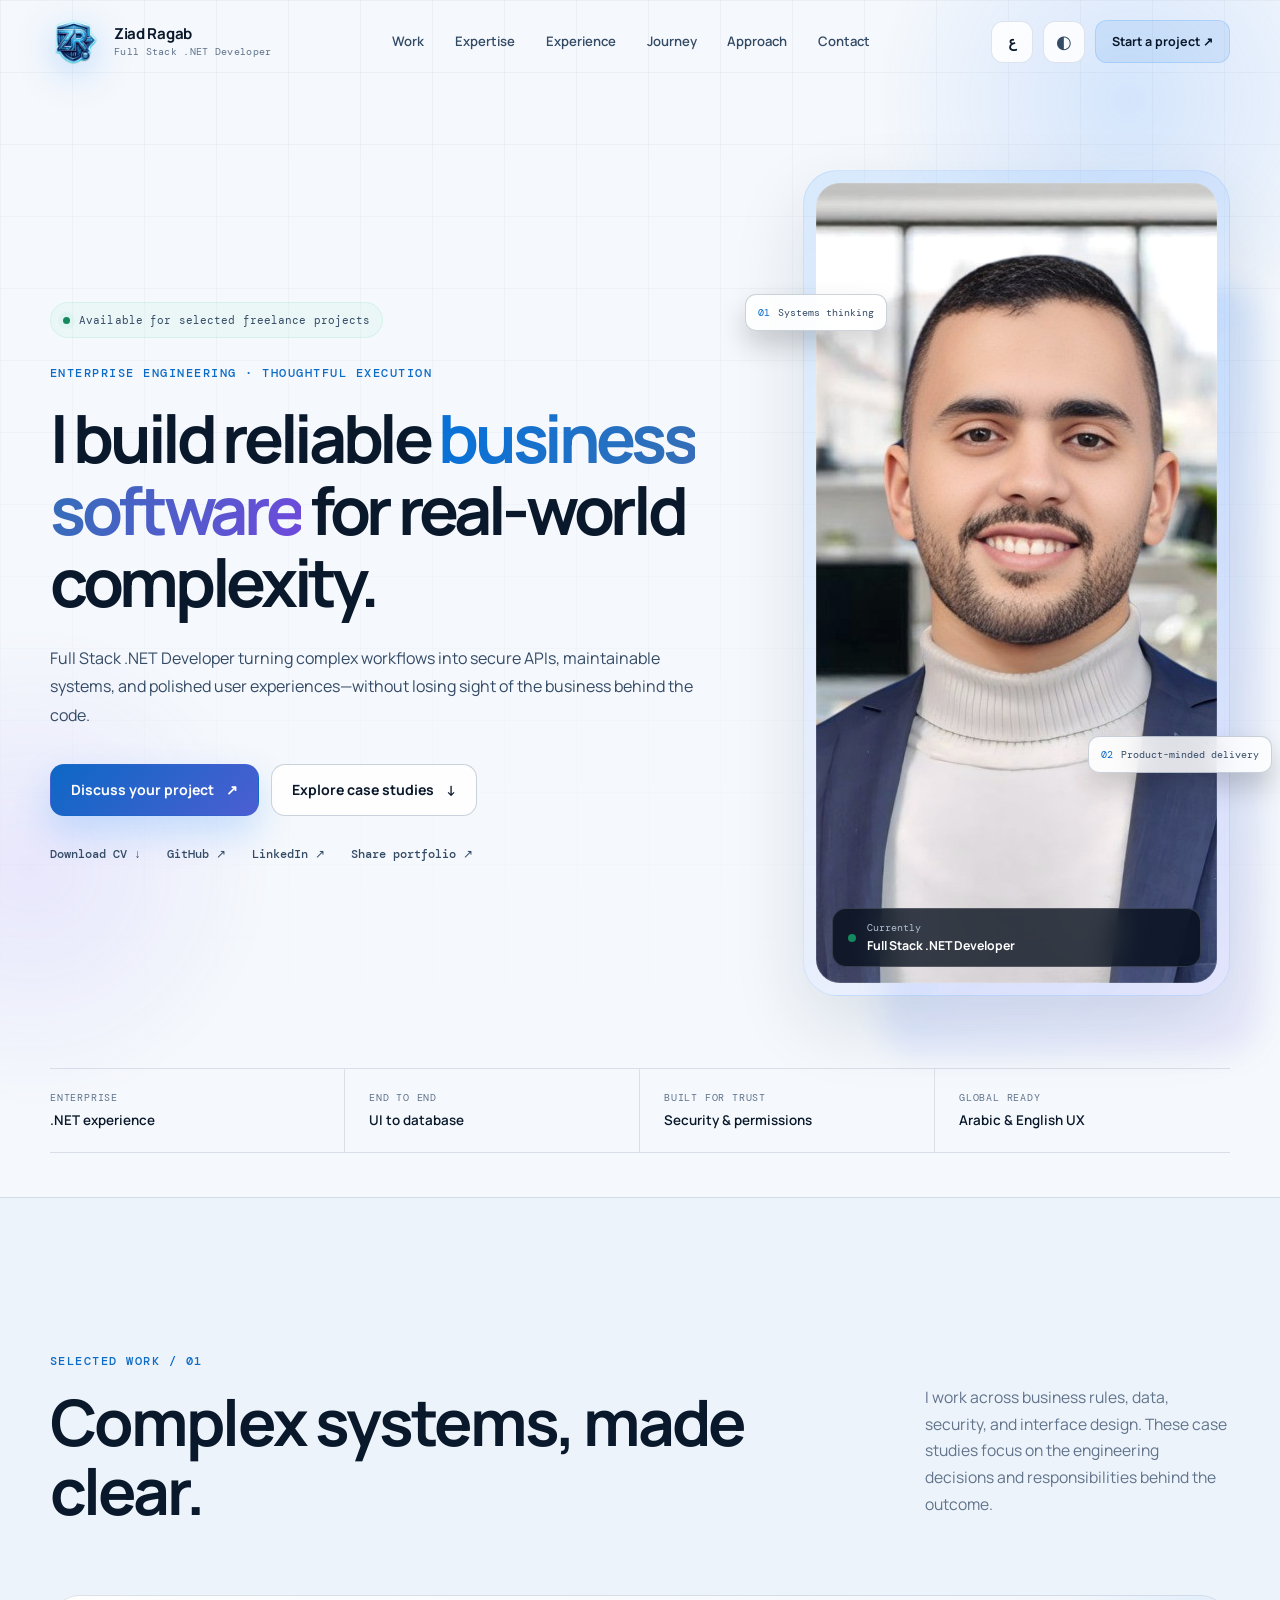
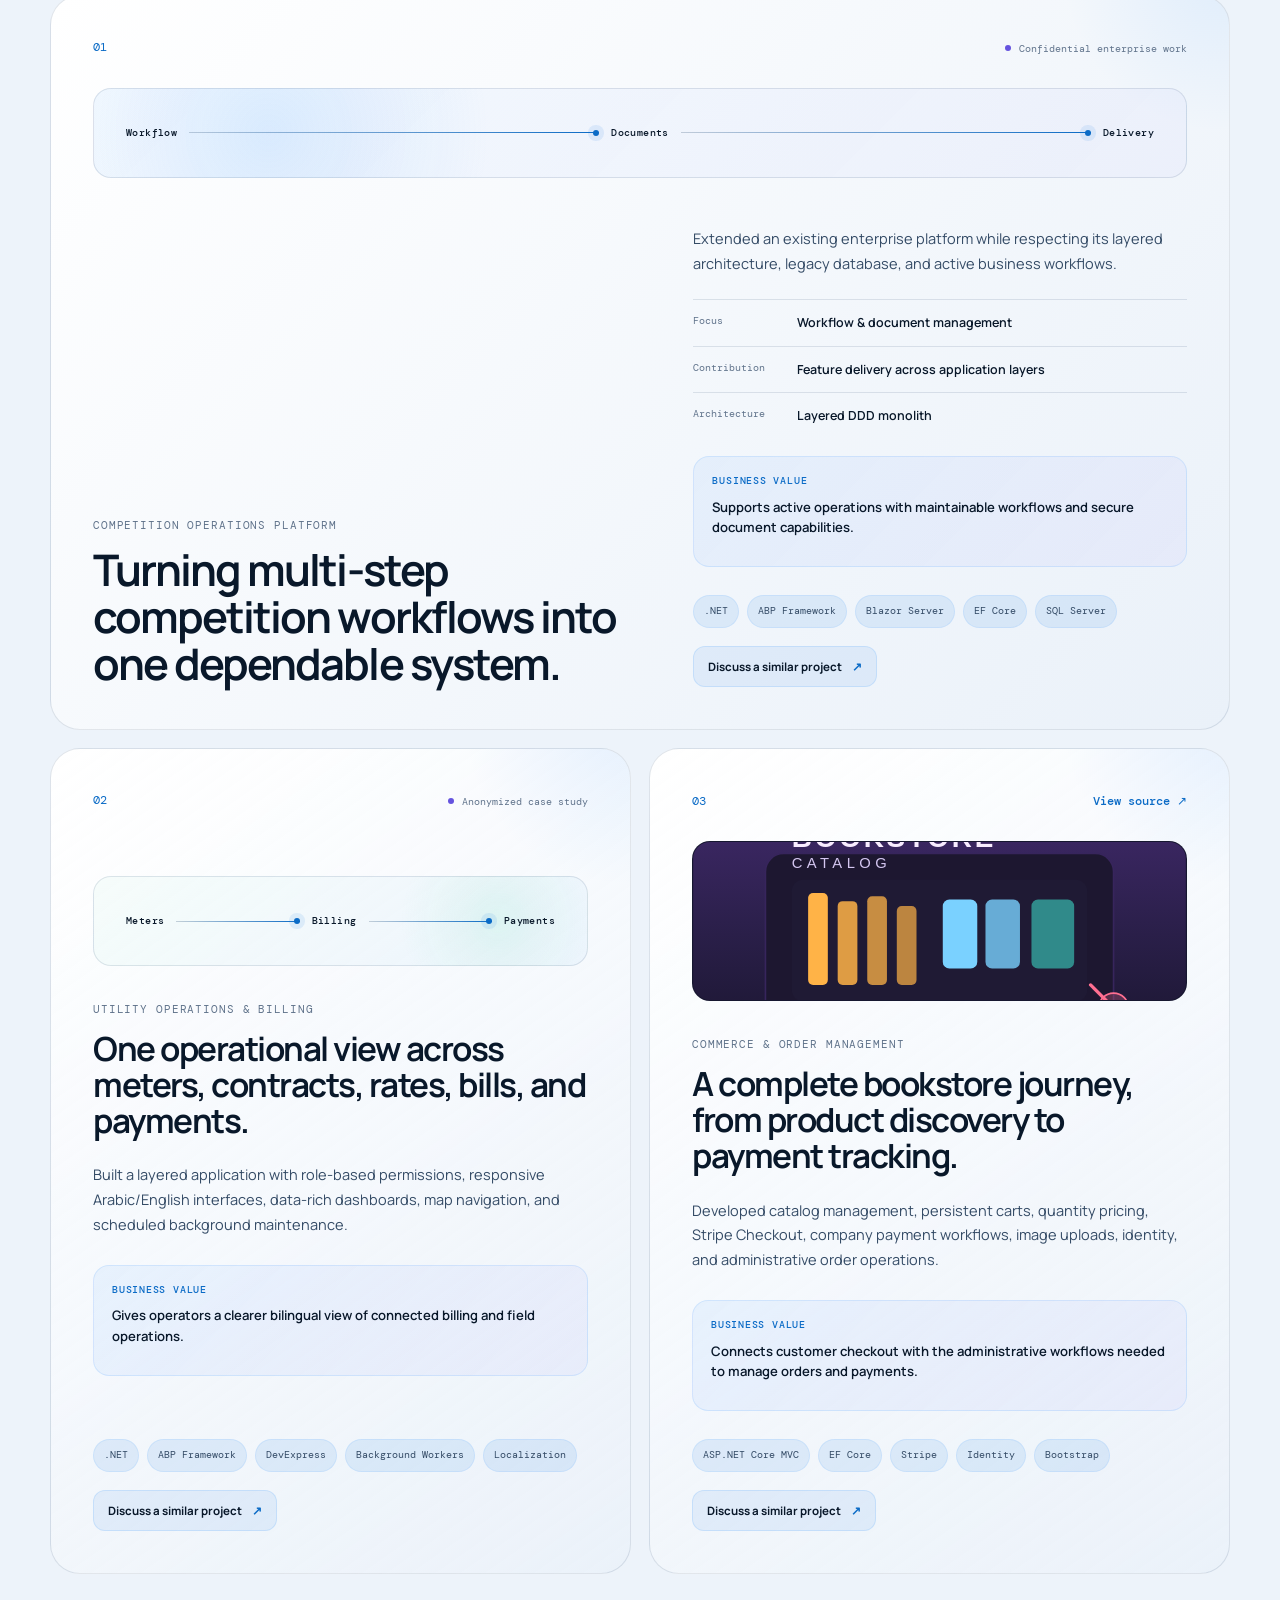
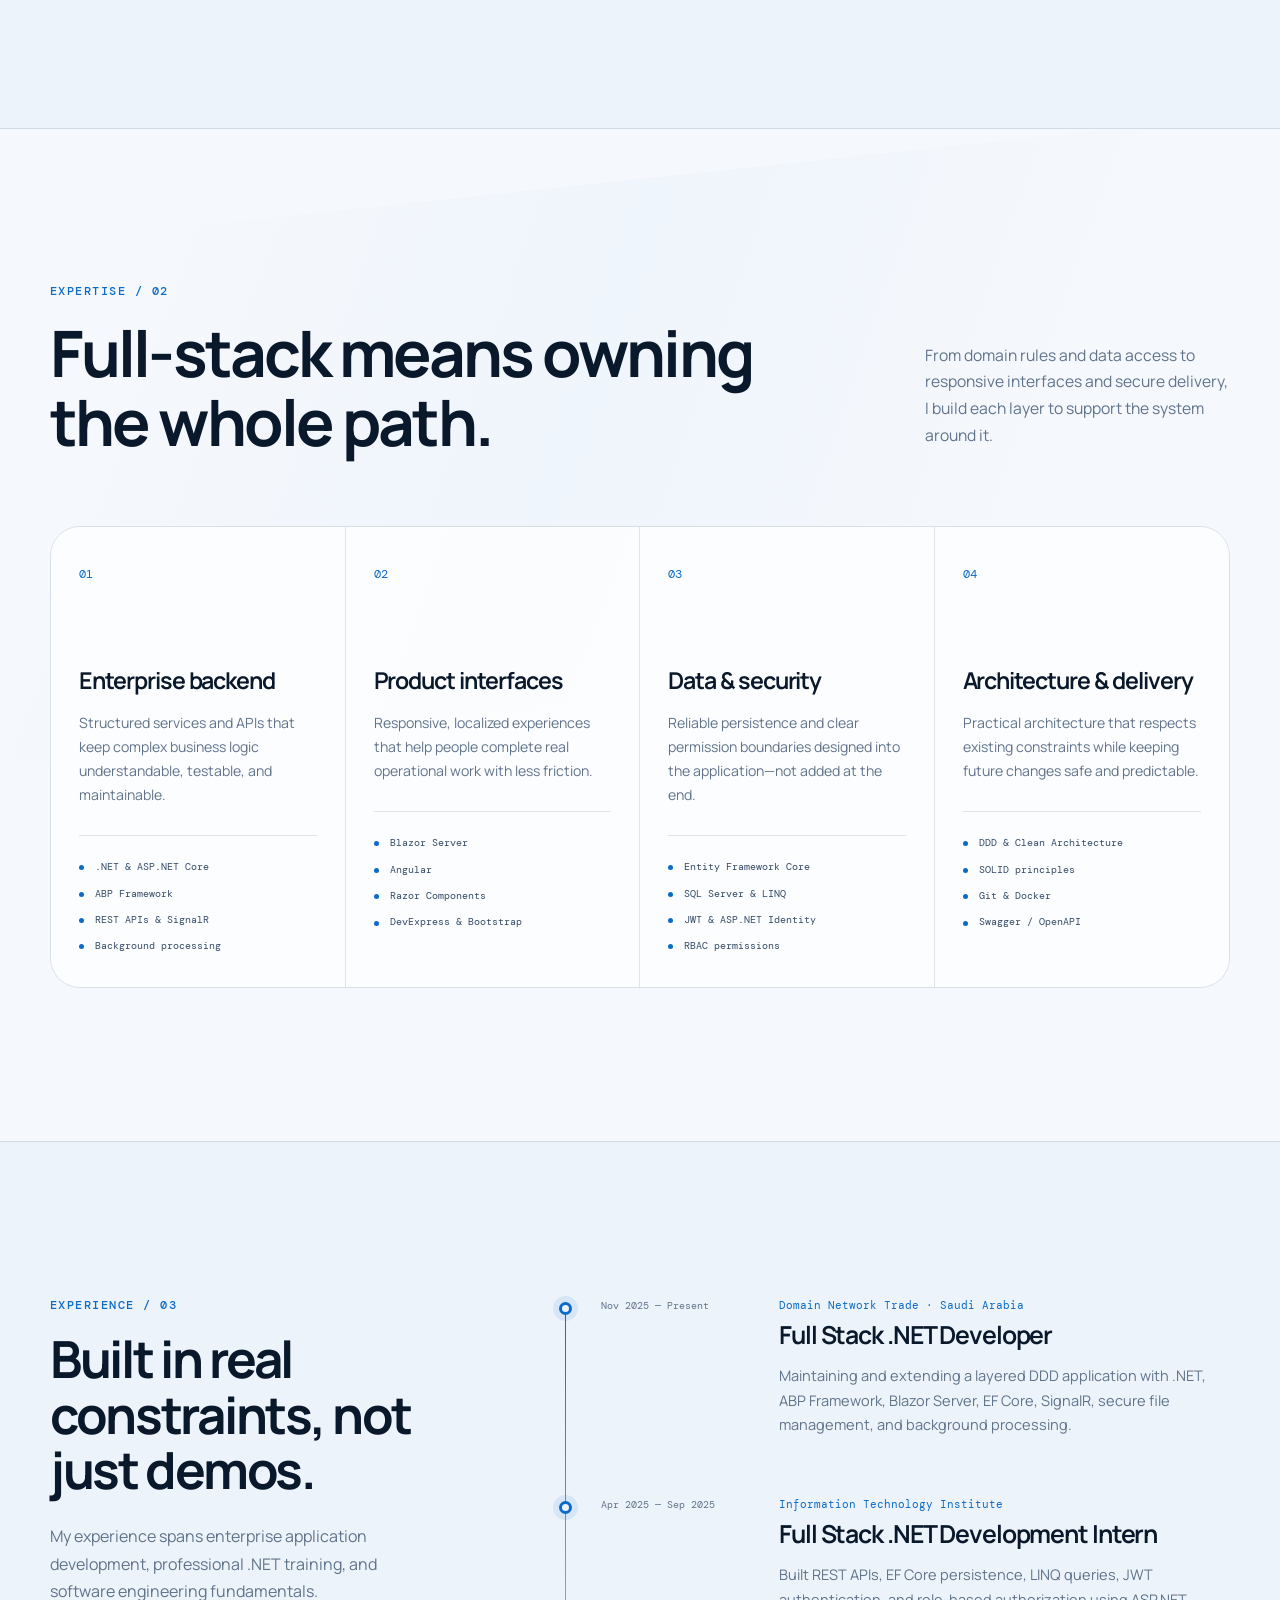
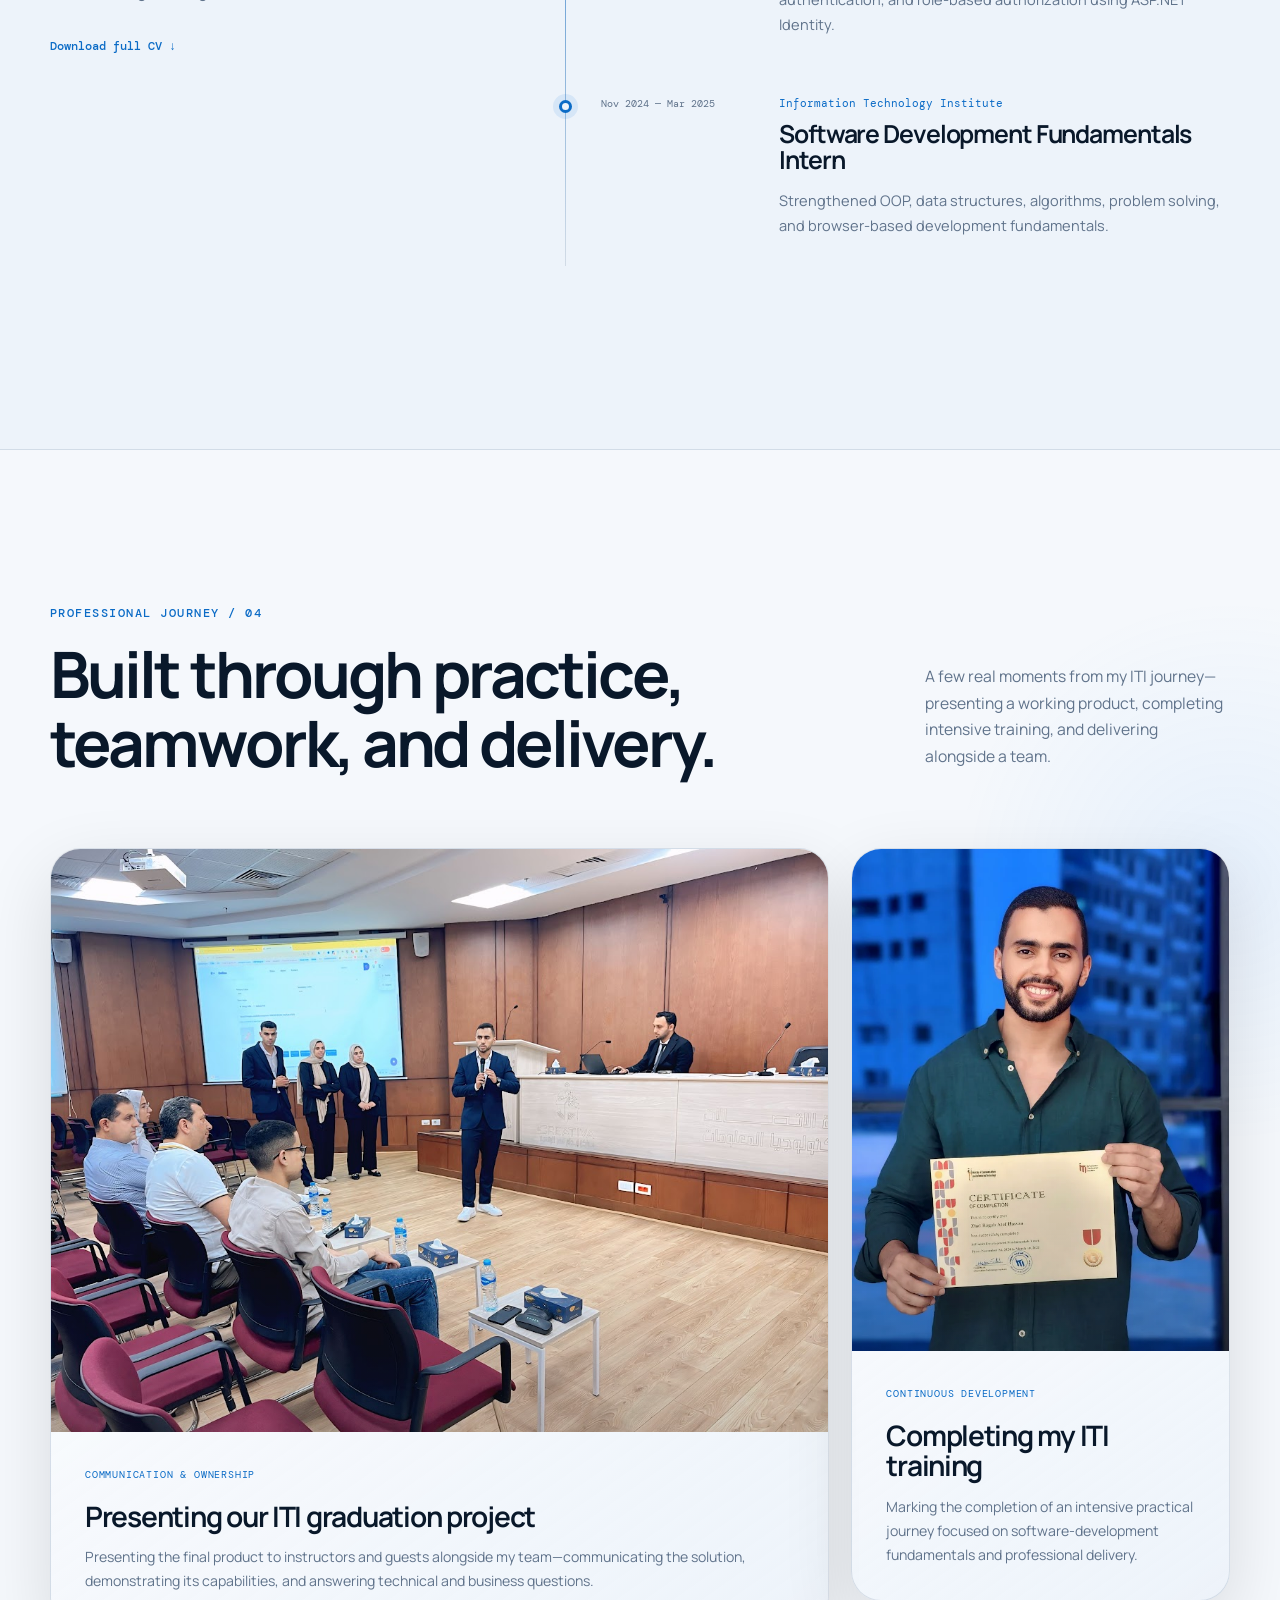
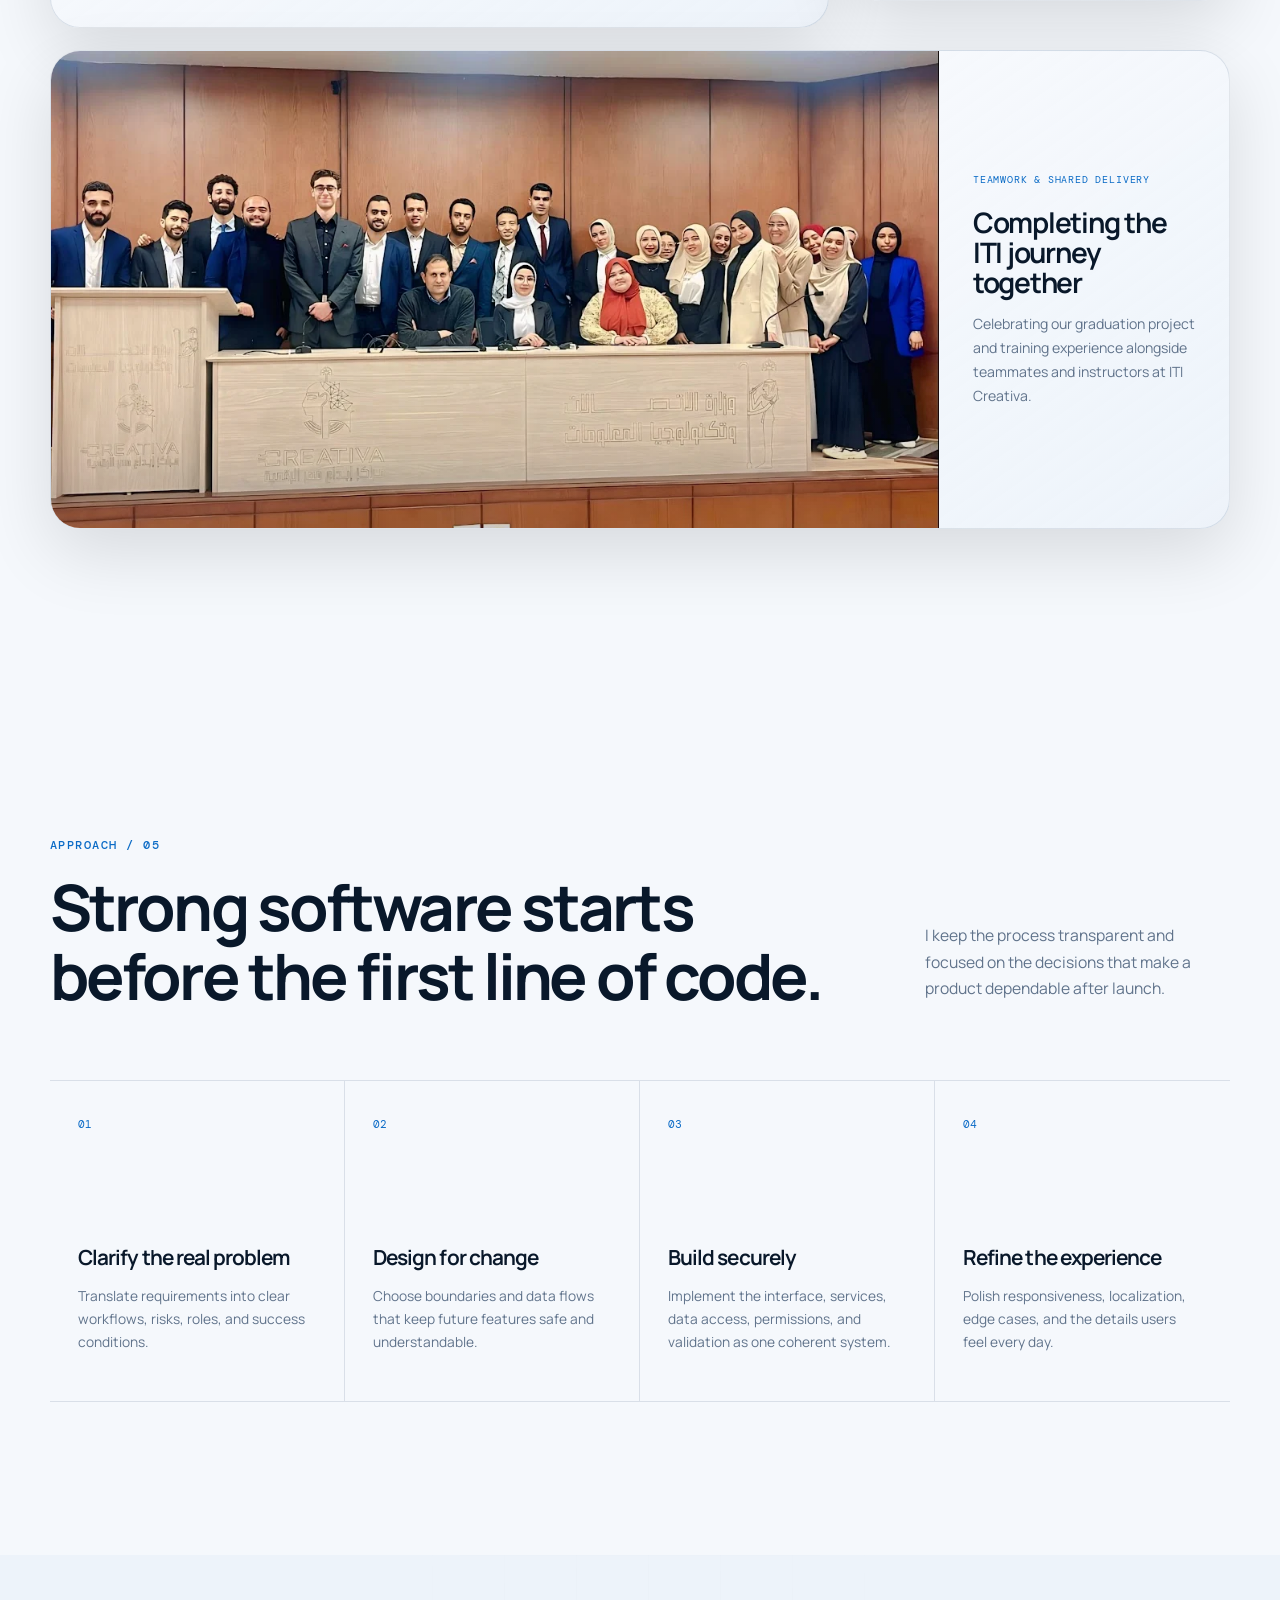
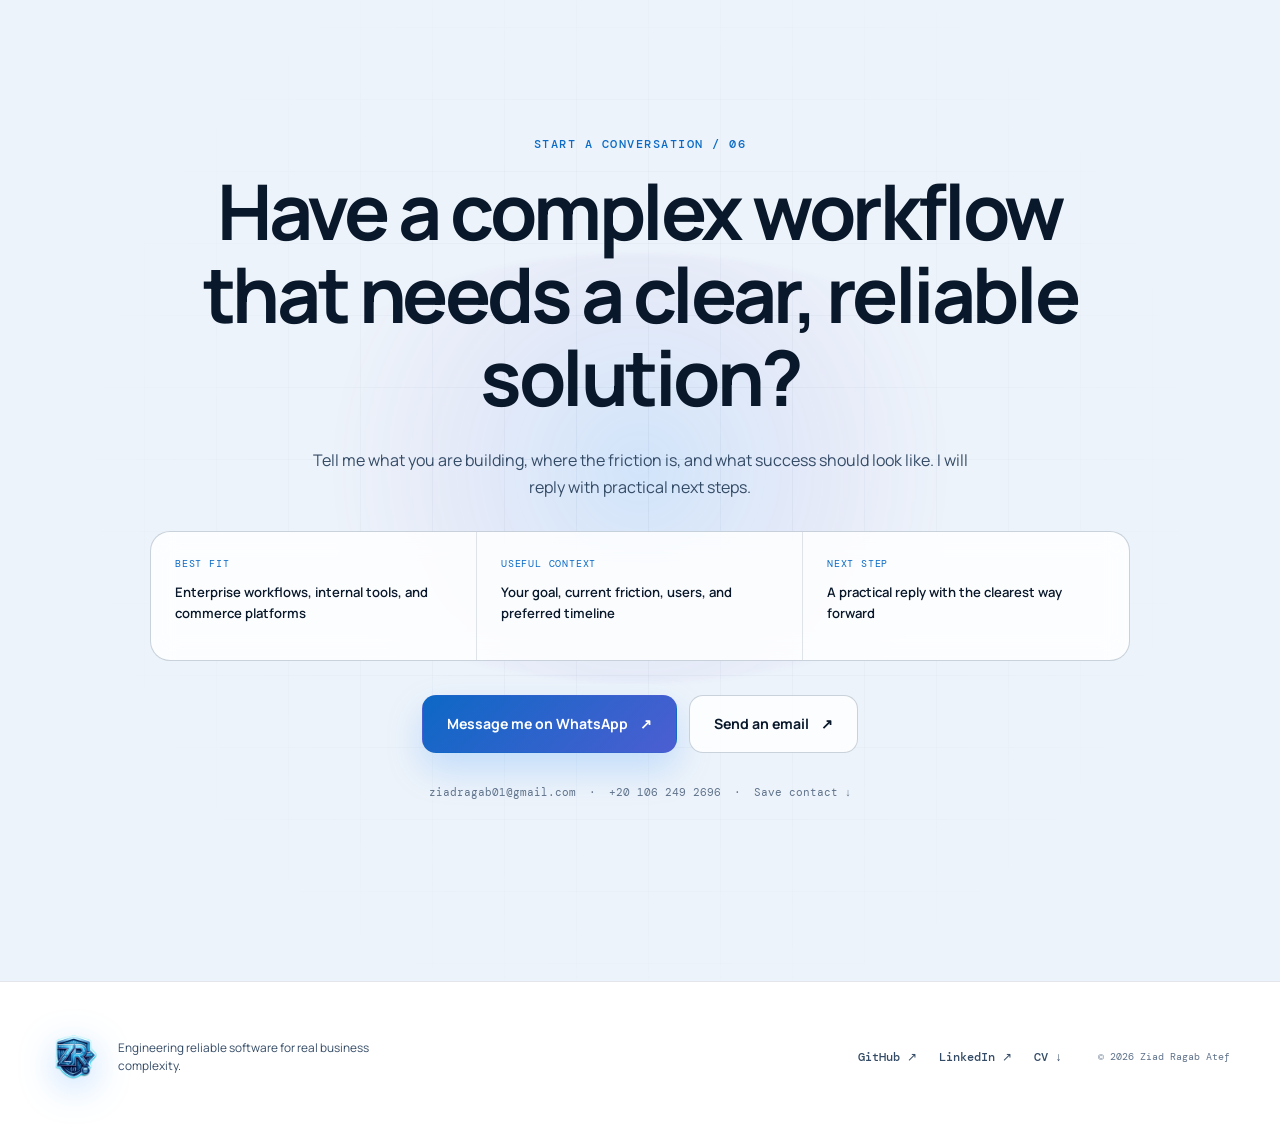
<file: index.html>
<!doctype html>
<html lang="en" data-theme="dark">
<head>
  <meta charset="utf-8">
  <meta name="viewport" content="width=device-width, initial-scale=1">
  <meta name="color-scheme" content="dark light">
  <meta name="theme-color" content="#07111f">

  <script>
    (() => {
      const root = document.documentElement;
      let theme;
      let language = new URLSearchParams(window.location.search).get("lang");
      try { theme = window.localStorage.getItem("portfolio-theme"); } catch { theme = null; }
      if (theme !== "light" && theme !== "dark") {
        theme = window.matchMedia("(prefers-color-scheme: dark)").matches ? "dark" : "light";
      }
      if (language !== "en" && language !== "ar") {
        try { language = window.localStorage.getItem("portfolio-language"); } catch { language = null; }
      }
      if (language !== "en" && language !== "ar") {
        language = navigator.language?.toLowerCase().startsWith("ar") ? "ar" : "en";
      }
      root.lang = language;
      root.dir = language === "ar" ? "rtl" : "ltr";
      root.dataset.language = language;
      root.dataset.theme = theme;
      document.querySelector('meta[name="color-scheme"]')?.setAttribute("content", theme === "light" ? "light dark" : "dark light");
      document.querySelector('meta[name="theme-color"]')?.setAttribute("content", theme === "light" ? "#f5f8fc" : "#07111f");
      root.classList.add("i18n-pending");
      window.setTimeout(() => root.classList.remove("i18n-pending"), 3000);
    })();
  </script>
  <style>html.i18n-pending body{visibility:hidden}</style>

  <title data-i18n-content="meta.title">Ziad Ragab Atef | Full Stack .NET Developer</title>
  <meta name="description" content="Full Stack .NET Developer building secure, maintainable enterprise applications with .NET, ABP Framework, Blazor, Angular, and SQL Server." data-i18n-content="meta.description">
  <meta name="author" content="Ziad Ragab Atef">
  <meta name="robots" content="index, follow">
  <meta name="application-name" content="Ziad Ragab Portfolio">
  <meta name="apple-mobile-web-app-title" content="Ziad Ragab">
  <meta name="mobile-web-app-capable" content="yes">
  <meta name="apple-mobile-web-app-capable" content="yes">
  <meta name="apple-mobile-web-app-status-bar-style" content="black-translucent">
  <link rel="canonical" href="https://ziad-ragab.github.io/my-portfolio/">
  <link rel="alternate" hreflang="en" href="https://ziad-ragab.github.io/my-portfolio/?lang=en">
  <link rel="alternate" hreflang="ar" href="https://ziad-ragab.github.io/my-portfolio/?lang=ar">
  <link rel="alternate" hreflang="x-default" href="https://ziad-ragab.github.io/my-portfolio/">

  <meta property="og:type" content="website">
  <meta property="og:url" content="https://ziad-ragab.github.io/my-portfolio/">
  <meta property="og:locale" content="en_US">
  <meta property="og:locale:alternate" content="ar_EG">
  <meta property="og:title" content="Ziad Ragab Atef | Full Stack .NET Developer" data-i18n-content="meta.title">
  <meta property="og:description" content="Reliable enterprise software, from business workflows and secure APIs to polished responsive interfaces." data-i18n-content="meta.socialDescription">
  <meta property="og:image" content="https://ziad-ragab.github.io/my-portfolio/assets/og.png">
  <meta property="og:image:alt" content="Ziad Ragab Atef, Full Stack .NET Developer" data-i18n-content="meta.imageAlt">
  <meta name="twitter:card" content="summary_large_image">
  <meta name="twitter:title" content="Ziad Ragab Atef | Full Stack .NET Developer" data-i18n-content="meta.title">
  <meta name="twitter:description" content="Reliable enterprise software, from business workflows and secure APIs to polished responsive interfaces." data-i18n-content="meta.socialDescription">
  <meta name="twitter:image" content="https://ziad-ragab.github.io/my-portfolio/assets/og.png">

  <link rel="icon" type="image/png" sizes="128x128" href="assets/favicon.png">
  <link rel="apple-touch-icon" href="assets/brand-logo.png">
  <link rel="manifest" href="site.webmanifest">
  <link rel="preload" as="image" href="assets/myPhoto.jpg" type="image/jpeg" fetchpriority="high">
  <link rel="preconnect" href="https://fonts.googleapis.com">
  <link rel="preconnect" href="https://fonts.gstatic.com" crossorigin>
  <link href="https://fonts.googleapis.com/css2?family=DM+Mono:wght@400;500&family=Manrope:wght@400;500;600;700;800&family=Noto+Sans+Arabic:wght@400;500;600;700;800&display=swap" rel="stylesheet">
  <link rel="stylesheet" href="styles.css?v=20260722-13">
  <script src="script.js?v=20260722-15" defer></script>
  <noscript><style>.reveal{opacity:1!important;transform:none!important}</style></noscript>

  <script type="application/ld+json" id="person-structured-data">
  {
    "@context": "https://schema.org",
    "@type": "Person",
    "name": "Ziad Ragab Atef",
    "alternateName": "زياد رجب عاطف",
    "jobTitle": "Full Stack .NET Developer",
    "description": "Full Stack .NET Developer building secure, maintainable enterprise applications with .NET, ABP Framework, Blazor, Angular, and SQL Server.",
    "email": "mailto:ziadragab01@gmail.com",
    "telephone": "+20 106 249 2696",
    "url": "https://ziad-ragab.github.io/my-portfolio/?lang=en",
    "image": "https://ziad-ragab.github.io/my-portfolio/assets/myPhoto.jpg",
    "inLanguage": "en",
    "knowsLanguage": ["en", "ar"],
    "sameAs": [
      "https://github.com/Ziad-Ragab",
      "https://www.linkedin.com/in/ziadragab"
    ],
    "knowsAbout": [
      ".NET", "ASP.NET Core", "ABP Framework", "Blazor Server",
      "Angular", "Entity Framework Core", "SQL Server", "SignalR",
      "Domain-Driven Design"
    ]
  }
  </script>
</head>

<body>
  <a class="skip-link" href="#main-content" data-i18n="a11y.skip">Skip to content</a>

  <header class="site-header" id="site-header">
    <div class="shell header-inner">
      <a class="brand" href="#top" aria-label="Ziad Ragab Atef, home">
        <img class="brand-mark" src="assets/favicon.png" alt="" width="52" height="52" aria-hidden="true" decoding="async">
        <span class="brand-copy">
          <strong>Ziad Ragab</strong>
          <span data-i18n="brand.role">Full Stack .NET Developer</span>
        </span>
      </a>

      <button class="nav-toggle" id="nav-toggle" type="button" aria-expanded="false" aria-controls="primary-nav">
        <span></span><span></span><span></span>
        <span class="sr-only" data-i18n="a11y.openNav">Open navigation</span>
      </button>

      <nav class="primary-nav" id="primary-nav" aria-label="Primary navigation">
        <a href="#work" data-i18n="nav.work">Work</a>
        <a href="#expertise" data-i18n="nav.expertise">Expertise</a>
        <a href="#experience" data-i18n="nav.experience">Experience</a>
        <a href="#journey" data-i18n="nav.journey">Journey</a>
        <a href="#approach" data-i18n="nav.approach">Approach</a>
        <a href="#contact" data-i18n="nav.contact">Contact</a>
      </nav>

      <div class="header-actions">
        <button class="language-toggle" id="language-toggle" type="button" aria-label="Switch to Arabic" aria-pressed="false">
          <span aria-hidden="true">ع</span><span class="sr-only" data-i18n="language.switch">Switch to Arabic</span>
        </button>
        <button class="theme-toggle" id="theme-toggle" type="button" aria-label="Switch to light theme" aria-pressed="false">
          <span class="theme-icon" aria-hidden="true">◐</span>
        </button>
        <a class="header-cta" data-contact="whatsapp" href="https://wa.me/201062492696?text=Hi%20Ziad%2C%20I%27d%20like%20to%20discuss%20a%20software%20project." target="_blank" rel="noreferrer"><span data-i18n="actions.startProject">Start a project</span> <span aria-hidden="true">↗</span></a>
      </div>
    </div>
  </header>

  <main id="main-content">
    <section class="hero" id="top">
      <div class="hero-grid" aria-hidden="true"></div>
      <div class="hero-glow hero-glow-one" aria-hidden="true"></div>
      <div class="hero-glow hero-glow-two" aria-hidden="true"></div>

      <div class="shell hero-layout">
        <div class="hero-copy reveal">
          <p class="availability"><span class="availability-dot" aria-hidden="true"></span><span class="availability-text" data-i18n="hero.availability">Available for selected freelance projects</span></p>
          <p class="eyebrow" data-i18n="hero.eyebrow">Enterprise engineering · thoughtful execution</p>
          <h1 data-i18n-html="hero.title">I build reliable <span>business software</span> for real-world complexity.</h1>
          <p class="hero-summary" data-i18n="hero.summary">Full Stack .NET Developer turning complex workflows into secure APIs, maintainable systems, and polished user experiences—without losing sight of the business behind the code.</p>

          <div class="hero-actions">
            <a class="button button-primary" data-contact="whatsapp" href="https://wa.me/201062492696?text=Hi%20Ziad%2C%20I%27d%20like%20to%20discuss%20a%20software%20project." target="_blank" rel="noreferrer"><span data-i18n="actions.discuss">Discuss your project</span> <span aria-hidden="true">↗</span></a>
            <a class="button button-secondary" href="#work"><span data-i18n="actions.explore">Explore case studies</span> <span aria-hidden="true">↓</span></a>
          </div>

          <div class="hero-links" aria-label="Professional links">
            <a href="assets/Ziad-Ragab-CV.pdf" download><span data-i18n="actions.downloadCv">Download CV</span> <span aria-hidden="true">↓</span></a>
            <a href="https://github.com/Ziad-Ragab" target="_blank" rel="noreferrer">GitHub <span aria-hidden="true">↗</span></a>
            <a href="https://www.linkedin.com/in/ziadragab" target="_blank" rel="noreferrer">LinkedIn <span aria-hidden="true">↗</span></a>
            <button class="share-link" id="share-portfolio" type="button"><span data-i18n="actions.share">Share portfolio</span> <span aria-hidden="true">↗</span></button>
          </div>
        </div>

        <div class="hero-visual reveal" data-delay="1">
          <div class="portrait-frame">
            <div class="portrait-accent" aria-hidden="true"></div>
            <img src="assets/myPhoto.jpg" alt="Portrait of Ziad Ragab Atef" width="800" height="800" loading="eager" decoding="async" fetchpriority="high">
            <div class="portrait-caption">
              <span class="status-dot" aria-hidden="true"></span>
              <div>
                <small data-i18n="hero.currently">Currently</small>
                <strong data-i18n="brand.role">Full Stack .NET Developer</strong>
              </div>
            </div>
          </div>
          <div class="visual-note note-top" aria-hidden="true"><span>01</span><b data-i18n="hero.systems">Systems thinking</b></div>
          <div class="visual-note note-bottom" aria-hidden="true"><span>02</span><b data-i18n="hero.product">Product-minded delivery</b></div>
        </div>
      </div>

      <div class="shell proof-bar reveal" data-delay="2" aria-label="Professional strengths">
        <div><span data-i18n="proof.enterprise">Enterprise</span><strong data-i18n="proof.dotnet">.NET experience</strong></div>
        <div><span data-i18n="proof.endToEnd">End to end</span><strong data-i18n="proof.uiData">UI to database</strong></div>
        <div><span data-i18n="proof.trust">Built for trust</span><strong data-i18n="proof.security">Security &amp; permissions</strong></div>
        <div><span data-i18n="proof.global">Global ready</span><strong data-i18n="proof.languages">Arabic &amp; English UX</strong></div>
      </div>
    </section>

    <section class="section section-work" id="work">
      <div class="shell">
        <div class="section-heading reveal">
          <div>
            <p class="section-kicker">Selected work / 01</p>
            <h2>Complex systems, made clear.</h2>
          </div>
          <p>I work across business rules, data, security, and interface design. These case studies focus on the engineering decisions and responsibilities behind the outcome.</p>
        </div>

        <div class="case-studies">
          <article class="case-card case-featured reveal">
            <div class="case-topline">
              <span class="case-index">01</span>
              <span class="case-status"><i aria-hidden="true"></i> Confidential enterprise work</span>
            </div>
            <div class="case-visual case-visual-flow" aria-label="Workflow, documents, and delivery">
              <span>Workflow</span><i aria-hidden="true"></i><span>Documents</span><i aria-hidden="true"></i><span>Delivery</span>
            </div>
            <div class="case-layout">
              <div class="case-title">
                <p class="case-type">Competition operations platform</p>
                <h3>Turning multi-step competition workflows into one dependable system.</h3>
              </div>
              <div class="case-body">
                <p>Extended an existing enterprise platform while respecting its layered architecture, legacy database, and active business workflows.</p>
                <div class="case-facts">
                  <div><span>Focus</span><strong>Workflow &amp; document management</strong></div>
                  <div><span>Contribution</span><strong>Feature delivery across application layers</strong></div>
                  <div><span>Architecture</span><strong>Layered DDD monolith</strong></div>
                </div>
                <div class="case-outcome">
                  <span>Business value</span>
                  <p>Supports active operations with maintainable workflows and secure document capabilities.</p>
                </div>
                <ul class="tag-list" aria-label="Technologies used">
                  <li>.NET</li><li>ABP Framework</li><li>Blazor Server</li><li>EF Core</li><li>SQL Server</li>
                </ul>
                <a class="case-cta" data-case-contact="competition" href="https://wa.me/201062492696" target="_blank" rel="noreferrer"><span>Discuss a similar project</span><i aria-hidden="true">↗</i></a>
              </div>
            </div>
          </article>

          <article class="case-card reveal">
            <div class="case-topline">
              <span class="case-index">02</span>
              <span class="case-status"><i aria-hidden="true"></i> Anonymized case study</span>
            </div>
            <div class="case-visual case-visual-flow case-visual-utility" aria-label="Meters, billing, and payments">
              <span>Meters</span><i aria-hidden="true"></i><span>Billing</span><i aria-hidden="true"></i><span>Payments</span>
            </div>
            <div class="case-title">
              <p class="case-type">Utility operations &amp; billing</p>
              <h3>One operational view across meters, contracts, rates, bills, and payments.</h3>
            </div>
            <p class="case-summary">Built a layered application with role-based permissions, responsive Arabic/English interfaces, data-rich dashboards, map navigation, and scheduled background maintenance.</p>
            <div class="case-outcome">
              <span>Business value</span>
              <p>Gives operators a clearer bilingual view of connected billing and field operations.</p>
            </div>
            <ul class="tag-list" aria-label="Technologies used">
              <li>.NET</li><li>ABP Framework</li><li>DevExpress</li><li>Background Workers</li><li>Localization</li>
            </ul>
            <a class="case-cta" data-case-contact="utility" href="https://wa.me/201062492696" target="_blank" rel="noreferrer"><span>Discuss a similar project</span><i aria-hidden="true">↗</i></a>
          </article>

          <article class="case-card reveal" data-delay="1">
            <div class="case-topline">
              <span class="case-index">03</span>
              <a class="case-link" href="https://github.com/Ziad-Ragab/ZiadBookStore" target="_blank" rel="noreferrer">View source <span aria-hidden="true">↗</span></a>
            </div>
            <div class="case-visual case-visual-image" aria-hidden="true">
              <img src="assets/projects/bookstore.svg" alt="" width="600" height="380" loading="lazy" decoding="async">
            </div>
            <div class="case-title">
              <p class="case-type">Commerce &amp; order management</p>
              <h3>A complete bookstore journey, from product discovery to payment tracking.</h3>
            </div>
            <p class="case-summary">Developed catalog management, persistent carts, quantity pricing, Stripe Checkout, company payment workflows, image uploads, identity, and administrative order operations.</p>
            <div class="case-outcome">
              <span>Business value</span>
              <p>Connects customer checkout with the administrative workflows needed to manage orders and payments.</p>
            </div>
            <ul class="tag-list" aria-label="Technologies used">
              <li>ASP.NET Core MVC</li><li>EF Core</li><li>Stripe</li><li>Identity</li><li>Bootstrap</li>
            </ul>
            <a class="case-cta" data-case-contact="commerce" href="https://wa.me/201062492696" target="_blank" rel="noreferrer"><span>Discuss a similar project</span><i aria-hidden="true">↗</i></a>
          </article>
        </div>
      </div>
    </section>

    <section class="section section-expertise" id="expertise">
      <div class="shell">
        <div class="section-heading reveal">
          <div>
            <p class="section-kicker">Expertise / 02</p>
            <h2>Full-stack means owning the whole path.</h2>
          </div>
          <p>From domain rules and data access to responsive interfaces and secure delivery, I build each layer to support the system around it.</p>
        </div>

        <div class="expertise-grid">
          <article class="expertise-card reveal">
            <span class="expertise-number">01</span>
            <h3>Enterprise backend</h3>
            <p>Structured services and APIs that keep complex business logic understandable, testable, and maintainable.</p>
            <ul><li>.NET &amp; ASP.NET Core</li><li>ABP Framework</li><li>REST APIs &amp; SignalR</li><li>Background processing</li></ul>
          </article>
          <article class="expertise-card reveal" data-delay="1">
            <span class="expertise-number">02</span>
            <h3>Product interfaces</h3>
            <p>Responsive, localized experiences that help people complete real operational work with less friction.</p>
            <ul><li>Blazor Server</li><li>Angular</li><li>Razor Components</li><li>DevExpress &amp; Bootstrap</li></ul>
          </article>
          <article class="expertise-card reveal" data-delay="2">
            <span class="expertise-number">03</span>
            <h3>Data &amp; security</h3>
            <p>Reliable persistence and clear permission boundaries designed into the application—not added at the end.</p>
            <ul><li>Entity Framework Core</li><li>SQL Server &amp; LINQ</li><li>JWT &amp; ASP.NET Identity</li><li>RBAC permissions</li></ul>
          </article>
          <article class="expertise-card reveal" data-delay="3">
            <span class="expertise-number">04</span>
            <h3>Architecture &amp; delivery</h3>
            <p>Practical architecture that respects existing constraints while keeping future changes safe and predictable.</p>
            <ul><li>DDD &amp; Clean Architecture</li><li>SOLID principles</li><li>Git &amp; Docker</li><li>Swagger / OpenAPI</li></ul>
          </article>
        </div>
      </div>
    </section>

    <section class="section section-experience" id="experience">
      <div class="shell experience-layout">
        <div class="experience-intro reveal">
          <p class="section-kicker">Experience / 03</p>
          <h2>Built in real constraints, not just demos.</h2>
          <p>My experience spans enterprise application development, professional .NET training, and software engineering fundamentals.</p>
          <a class="text-link" href="assets/Ziad-Ragab-CV.pdf" download>Download full CV <span aria-hidden="true">↓</span></a>
        </div>

        <div class="timeline">
          <article class="timeline-item reveal">
            <div class="timeline-marker" aria-hidden="true"></div>
            <div class="timeline-date">Nov 2025 — Present</div>
            <div class="timeline-content">
              <p class="timeline-company">Domain Network Trade · Saudi Arabia</p>
              <h3>Full Stack .NET Developer</h3>
              <p>Maintaining and extending a layered DDD application with .NET, ABP Framework, Blazor Server, EF Core, SignalR, secure file management, and background processing.</p>
            </div>
          </article>
          <article class="timeline-item reveal">
            <div class="timeline-marker" aria-hidden="true"></div>
            <div class="timeline-date">Apr 2025 — Sep 2025</div>
            <div class="timeline-content">
              <p class="timeline-company">Information Technology Institute</p>
              <h3>Full Stack .NET Development Intern</h3>
              <p>Built REST APIs, EF Core persistence, LINQ queries, JWT authentication, and role-based authorization using ASP.NET Identity.</p>
            </div>
          </article>
          <article class="timeline-item reveal">
            <div class="timeline-marker" aria-hidden="true"></div>
            <div class="timeline-date">Nov 2024 — Mar 2025</div>
            <div class="timeline-content">
              <p class="timeline-company">Information Technology Institute</p>
              <h3>Software Development Fundamentals Intern</h3>
              <p>Strengthened OOP, data structures, algorithms, problem solving, and browser-based development fundamentals.</p>
            </div>
          </article>
        </div>
      </div>
    </section>

    <section class="section section-journey" id="journey" aria-labelledby="journey-title">
      <div class="shell">
        <div class="section-heading reveal">
          <div>
            <p class="section-kicker">Professional journey / 04</p>
            <h2 id="journey-title">Built through practice, teamwork, and delivery.</h2>
          </div>
          <p>A few real moments from my ITI journey—presenting a working product, completing intensive training, and delivering alongside a team.</p>
        </div>

        <div class="journey-grid">
          <figure class="journey-card journey-card-presentation reveal">
            <div class="journey-media">
              <img src="assets/journey/iti-graduation-presentation.webp" width="1103" height="722" loading="lazy" decoding="async" alt="Ziad Ragab presenting his ITI graduation project to instructors and guests alongside his team.">
            </div>
            <figcaption>
              <span class="journey-label">Communication &amp; ownership</span>
              <h3>Presenting our ITI graduation project</h3>
              <p>Presenting the final product to instructors and guests alongside my team—communicating the solution, demonstrating its capabilities, and answering technical and business questions.</p>
            </figcaption>
          </figure>

          <figure class="journey-card journey-card-certificate reveal" data-delay="1">
            <div class="journey-media">
              <img src="assets/journey/iti-certificate.webp" width="620" height="827" loading="lazy" decoding="async" alt="Ziad Ragab holding his ITI training completion certificate.">
            </div>
            <figcaption>
              <span class="journey-label">Continuous development</span>
              <h3>Completing my ITI training</h3>
              <p>Marking the completion of an intensive practical journey focused on software-development fundamentals and professional delivery.</p>
            </figcaption>
          </figure>

          <figure class="journey-card journey-card-team reveal" data-delay="2">
            <div class="journey-media">
              <img src="assets/journey/iti-team.webp" width="1104" height="593" loading="lazy" decoding="async" alt="Ziad Ragab with ITI teammates and instructors after the graduation project presentation.">
            </div>
            <figcaption>
              <span class="journey-label">Teamwork &amp; shared delivery</span>
              <h3>Completing the ITI journey together</h3>
              <p>Celebrating our graduation project and training experience alongside teammates and instructors at ITI Creativa.</p>
            </figcaption>
          </figure>
        </div>
      </div>
    </section>

    <section class="section section-approach" id="approach">
      <div class="shell">
        <div class="section-heading reveal">
          <div>
            <p class="section-kicker">Approach / 05</p>
            <h2>Strong software starts before the first line of code.</h2>
          </div>
          <p>I keep the process transparent and focused on the decisions that make a product dependable after launch.</p>
        </div>

        <ol class="process-list">
          <li class="reveal"><span>01</span><div><h3>Clarify the real problem</h3><p>Translate requirements into clear workflows, risks, roles, and success conditions.</p></div></li>
          <li class="reveal" data-delay="1"><span>02</span><div><h3>Design for change</h3><p>Choose boundaries and data flows that keep future features safe and understandable.</p></div></li>
          <li class="reveal" data-delay="2"><span>03</span><div><h3>Build securely</h3><p>Implement the interface, services, data access, permissions, and validation as one coherent system.</p></div></li>
          <li class="reveal" data-delay="3"><span>04</span><div><h3>Refine the experience</h3><p>Polish responsiveness, localization, edge cases, and the details users feel every day.</p></div></li>
        </ol>
      </div>
    </section>

    <section class="contact" id="contact">
      <div class="contact-glow" aria-hidden="true"></div>
      <div class="shell contact-inner reveal">
        <p class="section-kicker">Start a conversation / 06</p>
        <h2>Have a complex workflow that needs a clear, reliable solution?</h2>
        <p>Tell me what you are building, where the friction is, and what success should look like. I will reply with practical next steps.</p>
        <div class="contact-brief" aria-label="Project conversation guide">
          <div><span>Best fit</span><strong>Enterprise workflows, internal tools, and commerce platforms</strong></div>
          <div><span>Useful context</span><strong>Your goal, current friction, users, and preferred timeline</strong></div>
          <div><span>Next step</span><strong>A practical reply with the clearest way forward</strong></div>
        </div>
        <div class="contact-actions">
          <a class="button button-primary button-large" data-contact="whatsapp" href="https://wa.me/201062492696?text=Hi%20Ziad%2C%20I%27d%20like%20to%20discuss%20a%20software%20project." target="_blank" rel="noreferrer">Message me on WhatsApp <span aria-hidden="true">↗</span></a>
          <a class="button button-secondary button-large" data-contact="email" href="mailto:ziadragab01@gmail.com?subject=Software%20project%20inquiry">Send an email <span aria-hidden="true">↗</span></a>
        </div>
        <div class="contact-details">
          <a data-contact="email" href="mailto:ziadragab01@gmail.com">ziadragab01@gmail.com</a>
          <span aria-hidden="true">·</span>
          <a href="tel:+201062492696">+20 106 249 2696</a>
          <span aria-hidden="true">·</span>
          <a href="assets/Ziad-Ragab.vcf" download><span data-i18n="actions.saveContact">Save contact</span> <span aria-hidden="true">↓</span></a>
        </div>
      </div>
    </section>
  </main>

  <footer class="site-footer">
    <div class="shell footer-inner">
      <div>
        <a class="brand footer-brand" href="#top" aria-label="Back to top"><img class="brand-mark" src="assets/favicon.png" alt="" width="52" height="52" aria-hidden="true" loading="lazy" decoding="async"></a>
        <p>Engineering reliable software for real business complexity.</p>
      </div>
      <div class="footer-links">
        <a href="https://github.com/Ziad-Ragab" target="_blank" rel="noreferrer">GitHub <span aria-hidden="true">↗</span></a>
        <a href="https://www.linkedin.com/in/ziadragab" target="_blank" rel="noreferrer">LinkedIn <span aria-hidden="true">↗</span></a>
        <a href="assets/Ziad-Ragab-CV.pdf" download>CV <span aria-hidden="true">↓</span></a>
      </div>
      <p class="copyright">© <span id="year">2026</span> Ziad Ragab Atef</p>
    </div>
  </footer>

  <a class="floating-contact" data-contact="whatsapp" href="https://wa.me/201062492696?text=Hi%20Ziad%2C%20I%27d%20like%20to%20discuss%20a%20software%20project." target="_blank" rel="noreferrer" aria-label="Message Ziad on WhatsApp">
    <span aria-hidden="true">↗</span><strong>Let's talk</strong>
  </a>
  <p class="share-toast" id="share-status" role="status" aria-live="polite"></p>
</body>
</html>
</file>
<file: styles.css>
:root {
  --bg: #07111f;
  --bg-soft: #0a1626;
  --surface: #0d1b2d;
  --surface-strong: #11233a;
  --surface-glass: rgba(13, 27, 45, 0.78);
  --text: #eef4fb;
  --heading: #ffffff;
  --muted: #9eb0c7;
  --muted-strong: #c6d2e2;
  --accent: #59a8ff;
  --accent-strong: #0d68c5;
  --accent-soft: rgba(89, 168, 255, 0.12);
  --violet: #8b78ff;
  --line: rgba(177, 203, 235, 0.14);
  --line-strong: rgba(177, 203, 235, 0.25);
  --success: #6de0b3;
  --shadow: 0 28px 80px rgba(0, 0, 0, 0.3);
  --header-height: 84px;
  --radius-sm: 12px;
  --radius-md: 20px;
  --radius-lg: 30px;
  --shell: min(1180px, calc(100vw - 48px));
  --font: "Manrope", "Segoe UI", sans-serif;
  --mono: "DM Mono", Consolas, monospace;
}

:root[data-theme="light"] {
  --bg: #f5f8fc;
  --bg-soft: #edf3fa;
  --surface: #ffffff;
  --surface-strong: #eaf1f9;
  --surface-glass: rgba(255, 255, 255, 0.84);
  --text: #24364c;
  --heading: #09182a;
  --muted: #60738b;
  --muted-strong: #344b66;
  --accent: #0b6bc6;
  --accent-strong: #0d68c5;
  --accent-soft: rgba(20, 120, 220, 0.1);
  --violet: #6553df;
  --line: rgba(22, 55, 91, 0.12);
  --line-strong: rgba(22, 55, 91, 0.22);
  --success: #15885e;
  --shadow: 0 28px 70px rgba(29, 62, 99, 0.13);
}

*,
*::before,
*::after {
  box-sizing: border-box;
}

html {
  scroll-behavior: smooth;
  scroll-padding-top: calc(var(--header-height) + 24px);
}

body {
  margin: 0;
  min-width: 320px;
  overflow-x: hidden;
  color: var(--text);
  background: var(--bg);
  font-family: var(--font);
  font-size: 16px;
  line-height: 1.7;
  -webkit-font-smoothing: antialiased;
}

body::selection {
  color: #06101e;
  background: #8cc4ff;
}

img {
  display: block;
  max-width: 100%;
}

button,
a {
  font: inherit;
}

a {
  color: inherit;
}

button {
  color: inherit;
}

h1,
h2,
h3,
p {
  margin-top: 0;
}

h1,
h2,
h3 {
  color: var(--heading);
  letter-spacing: -0.045em;
  line-height: 1.08;
}

h2 {
  max-width: 820px;
  margin-bottom: 0;
  font-size: clamp(2.35rem, 5vw, 4.6rem);
  font-weight: 700;
}

h3 {
  font-weight: 650;
}

:focus-visible {
  outline: 3px solid var(--accent);
  outline-offset: 4px;
}

.shell {
  width: var(--shell);
  margin-inline: auto;
}

.sr-only {
  position: absolute;
  width: 1px;
  height: 1px;
  padding: 0;
  margin: -1px;
  overflow: hidden;
  clip: rect(0, 0, 0, 0);
  white-space: nowrap;
  border: 0;
}

.skip-link {
  position: fixed;
  z-index: 999;
  top: 12px;
  left: 12px;
  padding: 10px 16px;
  color: #07111f;
  background: #ffffff;
  border-radius: 8px;
  transform: translateY(-150%);
  transition: transform 180ms ease;
}

.skip-link:focus {
  transform: translateY(0);
}

.site-header {
  position: fixed;
  z-index: 100;
  top: 0;
  right: 0;
  left: 0;
  height: var(--header-height);
  border-bottom: 1px solid transparent;
  transition: background 200ms ease, border-color 200ms ease, box-shadow 200ms ease;
}

.site-header.is-scrolled {
  background: var(--surface-glass);
  border-color: var(--line);
  box-shadow: 0 10px 34px rgba(0, 0, 0, 0.08);
  backdrop-filter: blur(20px);
}

.header-inner {
  display: grid;
  grid-template-columns: auto 1fr auto;
  gap: 36px;
  align-items: center;
  height: 100%;
}

.brand {
  display: inline-flex;
  gap: 12px;
  align-items: center;
  color: var(--heading);
  text-decoration: none;
}

.brand-mark {
  display: block;
  width: 52px;
  height: 52px;
  flex: 0 0 auto;
  object-fit: contain;
  filter: drop-shadow(0 10px 18px rgba(45, 143, 255, 0.3));
}

.brand-copy {
  display: grid;
  line-height: 1.2;
}

.brand-copy strong {
  font-size: 0.94rem;
  letter-spacing: -0.02em;
}

.brand-copy span {
  margin-top: 3px;
  color: var(--muted);
  font-family: var(--mono);
  font-size: 0.63rem;
  letter-spacing: 0.03em;
}

.primary-nav {
  display: flex;
  gap: clamp(18px, 2.4vw, 34px);
  justify-content: center;
  align-items: center;
}

.primary-nav a {
  position: relative;
  padding: 8px 0;
  color: var(--muted-strong);
  font-size: 0.82rem;
  font-weight: 600;
  text-decoration: none;
  transition: color 160ms ease;
}

.primary-nav a::after {
  position: absolute;
  right: 0;
  bottom: 2px;
  left: 0;
  height: 1px;
  content: "";
  background: var(--accent);
  transform: scaleX(0);
  transform-origin: right;
  transition: transform 180ms ease;
}

.primary-nav a:hover,
.primary-nav a.is-active {
  color: var(--heading);
}

.primary-nav a:hover::after,
.primary-nav a.is-active::after {
  transform: scaleX(1);
  transform-origin: left;
}

.header-actions {
  display: flex;
  gap: 10px;
  align-items: center;
}

.theme-toggle,
.language-toggle,
.nav-toggle {
  display: inline-grid;
  place-items: center;
  width: 42px;
  height: 42px;
  padding: 0;
  cursor: pointer;
  color: var(--muted-strong);
  background: var(--surface-glass);
  border: 1px solid var(--line);
  border-radius: 12px;
  transition: color 160ms ease, background 160ms ease, border-color 160ms ease;
}

.theme-toggle:hover,
.language-toggle:hover,
.nav-toggle:hover {
  color: var(--heading);
  background: var(--surface-strong);
  border-color: var(--line-strong);
}

.theme-icon {
  font-size: 1.1rem;
}

.language-toggle {
  display: inline-grid;
  place-items: center;
  width: 42px;
  height: 42px;
  padding: 0;
  cursor: pointer;
  color: var(--heading);
  background: var(--surface-glass);
  border: 1px solid var(--line);
  border-radius: 12px;
  font-family: "Noto Sans Arabic", var(--font);
  font-size: 0.8rem;
  font-weight: 700;
  transition: color 160ms ease, background 160ms ease, border-color 160ms ease;
}

.visual-note b {
  font: inherit;
}

:root[lang="ar"] body {
  font-family: "Noto Sans Arabic", var(--font);
}

:root[lang="ar"] .brand-copy span,
:root[lang="ar"] .eyebrow,
:root[lang="ar"] .section-kicker,
:root[lang="ar"] .timeline-date {
  font-family: "Noto Sans Arabic", var(--mono);
}

:root[dir="rtl"] .primary-nav a::after {
  transform-origin: left;
}

:root[dir="rtl"] .primary-nav a:hover::after,
:root[dir="rtl"] .primary-nav a.is-active::after {
  transform-origin: right;
}

:root[dir="rtl"] .availability,
:root[dir="rtl"] .brand,
:root[dir="rtl"] .button,
:root[dir="rtl"] .header-cta,
:root[dir="rtl"] .hero-links a,
:root[dir="rtl"] .case-status,
:root[dir="rtl"] .case-link,
:root[dir="rtl"] .text-link,
:root[dir="rtl"] .floating-contact {
  direction: rtl;
}

:root[dir="rtl"] .hero-copy,
:root[dir="rtl"] .section-heading,
:root[dir="rtl"] .case-card,
:root[dir="rtl"] .expertise-card,
:root[dir="rtl"] .experience-intro,
:root[dir="rtl"] .timeline-content,
:root[dir="rtl"] .journey-card figcaption,
:root[dir="rtl"] .process-list,
:root[dir="rtl"] .contact-inner,
:root[dir="rtl"] .site-footer {
  text-align: right;
}

.header-cta {
  padding: 10px 16px;
  color: var(--heading);
  background: var(--accent-soft);
  border: 1px solid rgba(89, 168, 255, 0.28);
  border-radius: 12px;
  font-size: 0.78rem;
  font-weight: 700;
  text-decoration: none;
  transition: transform 160ms ease, background 160ms ease, border-color 160ms ease;
}

.header-cta:hover {
  background: rgba(89, 168, 255, 0.19);
  border-color: rgba(89, 168, 255, 0.46);
  transform: translateY(-1px);
}

.nav-toggle {
  display: none;
}

.hero {
  position: relative;
  display: grid;
  align-items: center;
  min-height: 100svh;
  padding: calc(var(--header-height) + 86px) 0 44px;
  overflow: hidden;
}

.hero-grid {
  position: absolute;
  inset: 0;
  opacity: 0.34;
  background-image: linear-gradient(var(--line) 1px, transparent 1px), linear-gradient(90deg, var(--line) 1px, transparent 1px);
  background-size: 72px 72px;
  mask-image: linear-gradient(to bottom, black 0%, transparent 90%);
}

.hero-glow,
.contact-glow {
  position: absolute;
  border-radius: 50%;
  filter: blur(2px);
  pointer-events: none;
}

.hero-glow-one {
  top: -170px;
  right: -120px;
  width: 540px;
  height: 540px;
  background: radial-gradient(circle, rgba(65, 143, 255, 0.18), transparent 66%);
}

.hero-glow-two {
  bottom: 80px;
  left: -220px;
  width: 500px;
  height: 500px;
  background: radial-gradient(circle, rgba(126, 96, 255, 0.11), transparent 68%);
}

.hero-layout {
  position: relative;
  z-index: 1;
  display: grid;
  grid-template-columns: minmax(0, 1.12fr) minmax(340px, 0.72fr);
  gap: clamp(56px, 7vw, 110px);
  align-items: center;
}

.availability {
  display: inline-flex;
  gap: 9px;
  align-items: center;
  margin-bottom: 26px;
  padding: 8px 12px;
  color: var(--muted-strong);
  background: rgba(109, 224, 179, 0.07);
  border: 1px solid rgba(109, 224, 179, 0.18);
  border-radius: 999px;
  font-family: var(--mono);
  font-size: 0.68rem;
  letter-spacing: 0.01em;
}

.availability-dot {
  flex: 0 0 auto;
  width: 7px;
  height: 7px;
  background: var(--success);
  border-radius: 50%;
  box-shadow: 0 0 0 5px rgba(109, 224, 179, 0.08);
  animation: status-pulse 2.4s ease-in-out infinite;
}

.availability-text {
  min-width: 0;
}

@keyframes status-pulse {
  50% { box-shadow: 0 0 0 8px rgba(109, 224, 179, 0); }
}

.eyebrow,
.section-kicker {
  margin-bottom: 18px;
  color: var(--accent);
  font-family: var(--mono);
  font-size: 0.72rem;
  font-weight: 500;
  letter-spacing: 0.13em;
  text-transform: uppercase;
}

.hero h1 {
  max-width: 820px;
  margin-bottom: 26px;
  font-size: clamp(3.25rem, 5.2vw, 5.35rem);
  font-weight: 700;
  letter-spacing: -0.065em;
}

.hero h1 span {
  color: transparent;
  background: linear-gradient(110deg, var(--accent) 8%, #a8d4ff 48%, var(--violet) 96%);
  -webkit-background-clip: text;
  background-clip: text;
}

:root[data-theme="light"] .hero h1 span {
  background-image: linear-gradient(110deg, #0a72d7 8%, #326fb8 48%, #6b4cda 96%);
}

.hero-summary {
  max-width: 700px;
  margin-bottom: 34px;
  color: var(--muted-strong);
  font-size: clamp(1rem, 1.2vw, 1.13rem);
  line-height: 1.8;
}

.hero-actions,
.contact-actions {
  display: flex;
  flex-wrap: wrap;
  gap: 12px;
}

.button {
  display: inline-flex;
  gap: 12px;
  align-items: center;
  justify-content: center;
  min-height: 52px;
  padding: 13px 20px;
  border: 1px solid transparent;
  border-radius: 14px;
  font-size: 0.88rem;
  font-weight: 700;
  text-decoration: none;
  transition: transform 180ms ease, box-shadow 180ms ease, background 180ms ease, border-color 180ms ease;
}

.button:hover {
  transform: translateY(-2px);
}

.button-primary {
  color: #ffffff;
  background: linear-gradient(135deg, var(--accent-strong), #4c5ed2);
  box-shadow: 0 16px 36px rgba(45, 143, 255, 0.23);
}

.button-primary:hover {
  box-shadow: 0 20px 44px rgba(45, 143, 255, 0.33);
}

.button-secondary {
  color: var(--heading);
  background: var(--surface-glass);
  border-color: var(--line-strong);
}

.button-secondary:hover {
  background: var(--surface-strong);
  border-color: rgba(89, 168, 255, 0.35);
}

.hero-links {
  display: flex;
  flex-wrap: wrap;
  gap: 18px 26px;
  margin-top: 28px;
}

.hero-links a,
.hero-links button,
.text-link,
.case-link,
.footer-links a {
  color: var(--muted-strong);
  font-family: var(--mono);
  font-size: 0.74rem;
  font-weight: 500;
  text-decoration: none;
  transition: color 160ms ease;
}

.hero-links a:hover,
.hero-links button:hover,
.text-link:hover,
.case-link:hover,
.footer-links a:hover {
  color: var(--accent);
}

.share-link {
  appearance: none;
  padding: 0;
  border: 0;
  color: inherit;
  background: none;
  cursor: pointer;
}

.share-toast {
  position: fixed;
  z-index: 120;
  right: 50%;
  bottom: 24px;
  max-width: min(420px, calc(100vw - 32px));
  margin: 0;
  padding: 11px 16px;
  border: 1px solid var(--line-strong);
  border-radius: 999px;
  color: var(--text);
  background: var(--surface-glass);
  box-shadow: var(--shadow);
  font-size: 0.82rem;
  font-weight: 700;
  text-align: center;
  opacity: 0;
  pointer-events: none;
  transform: translate(50%, 12px);
  transition: opacity 180ms ease, transform 180ms ease;
  backdrop-filter: blur(16px);
}

.share-toast.is-visible {
  opacity: 1;
  transform: translate(50%, 0);
}

.hero-visual {
  position: relative;
  max-width: 430px;
  justify-self: end;
}

.portrait-frame {
  position: relative;
  padding: 12px;
  background: linear-gradient(145deg, rgba(89, 168, 255, 0.18), rgba(139, 120, 255, 0.05));
  border: 1px solid rgba(127, 183, 247, 0.23);
  border-radius: 34px;
  box-shadow: var(--shadow);
}

.portrait-frame::before {
  position: absolute;
  inset: 12px;
  z-index: 1;
  content: "";
  border: 1px solid rgba(255, 255, 255, 0.12);
  border-radius: 24px;
  pointer-events: none;
}

.portrait-frame img {
  width: 100%;
  aspect-ratio: 0.92;
  object-fit: cover;
  object-position: center 24%;
  border-radius: 24px;
  filter: saturate(0.88) contrast(1.03);
}

.portrait-accent {
  position: absolute;
  z-index: -1;
  inset: 14% -7% -7% 18%;
  background: linear-gradient(135deg, rgba(45, 143, 255, 0.2), rgba(139, 120, 255, 0.1));
  border-radius: 36px;
  filter: blur(14px);
}

.portrait-caption {
  position: absolute;
  z-index: 2;
  right: 28px;
  bottom: 28px;
  left: 28px;
  display: flex;
  gap: 11px;
  align-items: center;
  padding: 13px 15px;
  color: #ffffff;
  background: rgba(5, 14, 26, 0.78);
  border: 1px solid rgba(255, 255, 255, 0.16);
  border-radius: 14px;
  backdrop-filter: blur(14px);
}

.status-dot {
  flex: 0 0 auto;
  width: 8px;
  height: 8px;
  background: var(--success);
  border-radius: 50%;
}

.portrait-caption div {
  display: grid;
  line-height: 1.25;
}

.portrait-caption small {
  color: #aebfd2;
  font-family: var(--mono);
  font-size: 0.61rem;
}

.portrait-caption strong {
  margin-top: 3px;
  font-size: 0.77rem;
}

.visual-note {
  position: absolute;
  display: flex;
  gap: 8px;
  align-items: center;
  padding: 9px 12px;
  color: var(--muted-strong);
  background: var(--surface-glass);
  border: 1px solid var(--line-strong);
  border-radius: 11px;
  box-shadow: 0 14px 28px rgba(0, 0, 0, 0.18);
  backdrop-filter: blur(14px);
  font-family: var(--mono);
  font-size: 0.63rem;
}

.visual-note span {
  color: var(--accent);
}

.note-top {
  top: 15%;
  left: -58px;
}

.note-bottom {
  right: -42px;
  bottom: 27%;
}

.proof-bar {
  position: relative;
  z-index: 2;
  display: grid;
  grid-template-columns: repeat(4, 1fr);
  margin-top: 72px;
  border-block: 1px solid var(--line);
}

.proof-bar div {
  display: grid;
  gap: 3px;
  padding: 20px 24px;
  border-right: 1px solid var(--line);
}

.proof-bar div:first-child {
  padding-left: 0;
}

.proof-bar div:last-child {
  padding-right: 0;
  border-right: 0;
}

.proof-bar span {
  color: var(--muted);
  font-family: var(--mono);
  font-size: 0.63rem;
  text-transform: uppercase;
  letter-spacing: 0.08em;
}

.proof-bar strong {
  color: var(--heading);
  font-size: 0.84rem;
  font-weight: 600;
}

.section {
  position: relative;
  padding: clamp(100px, 12vw, 160px) 0;
}

.section-heading {
  display: grid;
  grid-template-columns: minmax(0, 1.45fr) minmax(280px, 0.55fr);
  gap: 70px;
  align-items: end;
  margin-bottom: 70px;
}

.section-heading > p {
  margin-bottom: 8px;
  color: var(--muted);
  font-size: 0.98rem;
}

.section-kicker {
  margin-bottom: 16px;
}

.section-work {
  background: var(--bg-soft);
  border-block: 1px solid var(--line);
}

.case-studies {
  display: grid;
  grid-template-columns: 1fr 1fr;
  gap: 18px;
}

.case-card {
  position: relative;
  display: flex;
  flex-direction: column;
  min-height: 440px;
  padding: clamp(26px, 4vw, 42px);
  overflow: hidden;
  background: linear-gradient(145deg, var(--surface), color-mix(in srgb, var(--surface-strong) 72%, transparent));
  border: 1px solid var(--line);
  border-radius: var(--radius-lg);
  transition: transform 220ms ease, border-color 220ms ease, box-shadow 220ms ease;
}

.case-card::before {
  position: absolute;
  top: -190px;
  right: -160px;
  width: 330px;
  height: 330px;
  content: "";
  background: radial-gradient(circle, rgba(89, 168, 255, 0.12), transparent 69%);
  pointer-events: none;
}

.case-card:hover {
  border-color: rgba(89, 168, 255, 0.3);
  box-shadow: 0 28px 70px rgba(0, 0, 0, 0.14);
  transform: translateY(-4px);
}

.case-featured {
  grid-column: 1 / -1;
  min-height: 470px;
  background: linear-gradient(135deg, var(--surface), var(--surface-strong));
}

.case-topline {
  position: relative;
  z-index: 1;
  display: flex;
  justify-content: space-between;
  align-items: center;
  margin-bottom: auto;
}

.case-visual {
  position: relative;
  z-index: 1;
  margin-top: 30px;
  overflow: hidden;
  border: 1px solid var(--line);
  border-radius: 18px;
}

.case-visual-flow {
  display: grid;
  grid-template-columns: max-content minmax(30px, 1fr) max-content minmax(30px, 1fr) max-content;
  gap: 12px;
  align-items: center;
  min-height: 90px;
  padding: 20px clamp(18px, 3vw, 32px);
  background:
    radial-gradient(circle at 16% 50%, rgba(89, 168, 255, 0.16), transparent 24%),
    linear-gradient(135deg, rgba(89, 168, 255, 0.06), rgba(126, 110, 255, 0.04));
}

.case-visual-utility {
  background:
    radial-gradient(circle at 82% 50%, rgba(109, 224, 179, 0.14), transparent 24%),
    linear-gradient(135deg, rgba(109, 224, 179, 0.05), rgba(89, 168, 255, 0.05));
}

.case-visual-flow span {
  color: var(--heading);
  font-family: var(--mono);
  font-size: 0.64rem;
  font-weight: 500;
  letter-spacing: 0.04em;
}

.case-visual-flow i {
  position: relative;
  height: 1px;
  background: linear-gradient(90deg, var(--line-strong), var(--accent));
}

.case-visual-flow i::after {
  position: absolute;
  top: 50%;
  right: 0;
  width: 6px;
  height: 6px;
  content: "";
  background: var(--accent);
  border-radius: 50%;
  transform: translateY(-50%);
  box-shadow: 0 0 0 5px var(--accent-soft);
}

:root[dir="rtl"] .case-visual-flow i {
  transform: scaleX(-1);
}

.case-visual-image {
  height: 160px;
  background: #17132a;
}

.case-visual-image img {
  width: 100%;
  height: 100%;
  object-fit: cover;
  object-position: center 42%;
  transition: transform 500ms cubic-bezier(0.2, 0.75, 0.25, 1);
}

.case-card:hover .case-visual-image img {
  transform: scale(1.035);
}

.case-index,
.expertise-number {
  color: var(--accent);
  font-family: var(--mono);
  font-size: 0.72rem;
}

.case-status {
  display: inline-flex;
  gap: 8px;
  align-items: center;
  color: var(--muted);
  font-family: var(--mono);
  font-size: 0.63rem;
}

.case-status i {
  width: 6px;
  height: 6px;
  background: var(--violet);
  border-radius: 50%;
}

.case-layout {
  display: grid;
  grid-template-columns: 1fr 0.92fr;
  gap: 64px;
  align-items: end;
  margin-top: 48px;
}

.case-title {
  position: relative;
  z-index: 1;
}

.case-title h3 {
  max-width: 780px;
  margin-bottom: 0;
  font-size: clamp(1.75rem, 3.4vw, 3.35rem);
}

.case-card:not(.case-featured) .case-title {
  margin-top: 34px;
}

.case-card:not(.case-featured) .case-title h3 {
  font-size: clamp(1.65rem, 2.6vw, 2.45rem);
}

.case-type {
  margin-bottom: 12px;
  color: var(--muted);
  font-family: var(--mono);
  font-size: 0.68rem;
  text-transform: uppercase;
  letter-spacing: 0.08em;
}

.case-body > p,
.case-summary {
  color: var(--muted-strong);
  font-size: 0.91rem;
}

.case-summary {
  position: relative;
  z-index: 1;
  margin: 24px 0 28px;
}

.case-facts {
  display: grid;
  gap: 12px;
  margin: 24px 0 30px;
}

.case-facts div {
  display: grid;
  grid-template-columns: 90px 1fr;
  gap: 14px;
  padding-top: 12px;
  border-top: 1px solid var(--line);
}

.case-facts span {
  color: var(--muted);
  font-family: var(--mono);
  font-size: 0.63rem;
}

.case-facts strong {
  color: var(--heading);
  font-size: 0.78rem;
  font-weight: 600;
}

.case-outcome {
  position: relative;
  z-index: 1;
  display: grid;
  gap: 7px;
  margin: 0 0 28px;
  padding: 16px 18px;
  background: linear-gradient(135deg, rgba(89, 168, 255, 0.09), rgba(126, 110, 255, 0.06));
  border: 1px solid rgba(89, 168, 255, 0.18);
  border-radius: 16px;
}

.case-outcome span {
  color: var(--accent);
  font-family: var(--mono);
  font-size: 0.61rem;
  font-weight: 500;
  text-transform: uppercase;
  letter-spacing: 0.08em;
}

.case-outcome p {
  color: var(--heading);
  font-size: 0.82rem;
  font-weight: 600;
  line-height: 1.55;
}

:root[dir="rtl"] .case-outcome span {
  letter-spacing: 0;
}

.tag-list {
  position: relative;
  z-index: 1;
  display: flex;
  flex-wrap: wrap;
  gap: 8px;
  margin: auto 0 0;
  padding: 0;
  list-style: none;
}

.tag-list li {
  padding: 7px 10px;
  color: var(--muted-strong);
  background: var(--accent-soft);
  border: 1px solid rgba(89, 168, 255, 0.14);
  border-radius: 999px;
  font-family: var(--mono);
  font-size: 0.6rem;
}

.case-link {
  position: relative;
  z-index: 2;
  color: var(--accent);
}

.case-cta {
  position: relative;
  z-index: 2;
  display: inline-flex;
  gap: 10px;
  align-items: center;
  align-self: flex-start;
  margin-top: 18px;
  padding: 10px 14px;
  color: var(--heading);
  background: color-mix(in srgb, var(--accent-soft) 78%, transparent);
  border: 1px solid rgba(89, 168, 255, 0.2);
  border-radius: 12px;
  font-size: 0.72rem;
  font-weight: 700;
  text-decoration: none;
  transition: transform 160ms ease, background 160ms ease, border-color 160ms ease;
}

.case-cta:hover {
  background: var(--accent-soft);
  border-color: rgba(89, 168, 255, 0.4);
  transform: translateY(-2px);
}

.case-cta i {
  color: var(--accent);
  font-style: normal;
}

:root[dir="rtl"] .case-cta i {
  transform: scaleX(-1);
}

.section-expertise {
  overflow: hidden;
}

.section-expertise::before {
  position: absolute;
  top: 5%;
  left: 0;
  width: 100%;
  height: 520px;
  content: "";
  background: linear-gradient(110deg, transparent 10%, rgba(89, 168, 255, 0.035), transparent 80%);
  transform: skewY(-6deg);
}

.expertise-grid {
  position: relative;
  display: grid;
  grid-template-columns: repeat(4, 1fr);
  border: 1px solid var(--line);
  border-radius: var(--radius-lg);
  overflow: hidden;
}

.expertise-card {
  min-height: 430px;
  padding: 32px 28px;
  background: color-mix(in srgb, var(--surface) 76%, transparent);
  border-right: 1px solid var(--line);
  transition: background 200ms ease;
}

.expertise-card:last-child {
  border-right: 0;
}

.expertise-card:hover {
  background: var(--surface-strong);
}

.expertise-card h3 {
  margin: 82px 0 18px;
  font-size: 1.45rem;
}

.expertise-card p {
  color: var(--muted);
  font-size: 0.88rem;
}

.expertise-card ul {
  display: grid;
  gap: 9px;
  margin: 28px 0 0;
  padding: 22px 0 0;
  border-top: 1px solid var(--line);
  list-style: none;
}

.expertise-card li {
  position: relative;
  padding-left: 16px;
  color: var(--muted-strong);
  font-family: var(--mono);
  font-size: 0.64rem;
}

.expertise-card li::before {
  position: absolute;
  top: 0.7em;
  left: 0;
  width: 5px;
  height: 5px;
  content: "";
  background: var(--accent);
  border-radius: 50%;
}

.section-experience {
  background: var(--bg-soft);
  border-block: 1px solid var(--line);
}

.experience-layout {
  display: grid;
  grid-template-columns: minmax(260px, 0.74fr) minmax(0, 1.26fr);
  gap: clamp(60px, 9vw, 120px);
}

.experience-intro {
  position: sticky;
  top: calc(var(--header-height) + 50px);
  align-self: start;
}

.experience-intro h2 {
  font-size: clamp(2.35rem, 4vw, 4rem);
}

.experience-intro > p:not(.section-kicker) {
  max-width: 450px;
  margin: 26px 0;
  color: var(--muted);
}

.text-link {
  color: var(--accent);
}

.timeline {
  position: relative;
}

.timeline::before {
  position: absolute;
  top: 6px;
  bottom: 30px;
  left: 6px;
  width: 1px;
  content: "";
  background: linear-gradient(to bottom, var(--accent), var(--line));
}

.timeline-item {
  position: relative;
  display: grid;
  grid-template-columns: 150px 1fr;
  gap: 28px;
  padding: 0 0 58px 42px;
}

.timeline-marker {
  position: absolute;
  top: 6px;
  left: 0;
  width: 13px;
  height: 13px;
  background: var(--bg-soft);
  border: 3px solid var(--accent);
  border-radius: 50%;
  box-shadow: 0 0 0 6px var(--accent-soft);
}

.timeline-date {
  padding-top: 1px;
  color: var(--muted);
  font-family: var(--mono);
  font-size: 0.65rem;
}

.timeline-company {
  margin-bottom: 8px;
  color: var(--accent);
  font-family: var(--mono);
  font-size: 0.67rem;
}

.timeline-content h3 {
  margin-bottom: 14px;
  font-size: 1.55rem;
}

.timeline-content > p:last-child {
  margin-bottom: 0;
  color: var(--muted);
  font-size: 0.91rem;
}

.section-journey {
  overflow: hidden;
}

.section-journey::before {
  position: absolute;
  top: 8%;
  right: -18%;
  width: 560px;
  height: 560px;
  content: "";
  background: radial-gradient(circle, rgba(89, 168, 255, 0.09), transparent 70%);
  pointer-events: none;
}

.journey-grid {
  position: relative;
  z-index: 1;
  display: grid;
  grid-template-columns: repeat(12, minmax(0, 1fr));
  gap: 22px;
  align-items: start;
}

.journey-card {
  margin: 0;
  overflow: hidden;
  background: linear-gradient(145deg, var(--surface), color-mix(in srgb, var(--surface-strong) 74%, transparent));
  border: 1px solid var(--line);
  border-radius: var(--radius-lg);
  box-shadow: 0 24px 70px rgba(0, 0, 0, 0.12);
  transition: border-color 220ms ease, box-shadow 220ms ease, transform 220ms ease;
}

.journey-card:hover {
  border-color: rgba(89, 168, 255, 0.32);
  box-shadow: 0 30px 80px rgba(0, 0, 0, 0.2);
  transform: translateY(-4px);
}

.journey-card-presentation {
  grid-column: span 8;
}

.journey-card-certificate {
  grid-column: span 4;
}

.journey-card-team {
  display: grid;
  grid-template-columns: minmax(0, 1.6fr) minmax(290px, 0.4fr);
  grid-column: 1 / -1;
  align-items: stretch;
}

.journey-media {
  position: relative;
  overflow: hidden;
  background: #07111f;
}

.journey-card-presentation .journey-media {
  aspect-ratio: 4 / 3;
}

.journey-card-certificate .journey-media {
  aspect-ratio: 3 / 4;
}

.journey-card-team .journey-media {
  min-height: 360px;
}

.journey-media::after {
  position: absolute;
  inset: 0;
  content: "";
  background: linear-gradient(to top, rgba(4, 12, 24, 0.2), transparent 38%);
  pointer-events: none;
}

.journey-media img {
  width: 100%;
  height: 100%;
  object-fit: cover;
  transition: transform 700ms cubic-bezier(0.2, 0.75, 0.25, 1);
}

.journey-card:hover .journey-media img {
  transform: scale(1.018);
}

.journey-card figcaption {
  padding: clamp(24px, 3vw, 34px);
}

.journey-card-team figcaption {
  display: flex;
  flex-direction: column;
  justify-content: center;
}

.journey-label {
  display: block;
  margin-bottom: 18px;
  color: var(--accent);
  font-family: var(--mono);
  font-size: 0.63rem;
  text-transform: uppercase;
  letter-spacing: 0.08em;
}

.journey-card h3 {
  margin-bottom: 14px;
  font-size: clamp(1.35rem, 2.2vw, 1.85rem);
}

.journey-card p {
  margin-bottom: 0;
  color: var(--muted);
  font-size: 0.88rem;
}

.process-list {
  display: grid;
  grid-template-columns: repeat(4, 1fr);
  margin: 0;
  padding: 0;
  border-block: 1px solid var(--line);
  list-style: none;
}

.process-list li {
  min-height: 320px;
  padding: 28px;
  border-right: 1px solid var(--line);
}

.process-list li:last-child {
  border-right: 0;
}

.process-list > li > span {
  color: var(--accent);
  font-family: var(--mono);
  font-size: 0.68rem;
}

.process-list div {
  margin-top: 110px;
}

.process-list h3 {
  margin-bottom: 15px;
  font-size: 1.3rem;
}

.process-list p {
  margin-bottom: 0;
  color: var(--muted);
  font-size: 0.86rem;
}

.contact {
  position: relative;
  padding: clamp(110px, 14vw, 190px) 0;
  overflow: hidden;
  text-align: center;
  background: #07111f;
}

.contact::before {
  position: absolute;
  inset: 0;
  content: "";
  opacity: 0.45;
  background-image: linear-gradient(rgba(177, 203, 235, 0.1) 1px, transparent 1px), linear-gradient(90deg, rgba(177, 203, 235, 0.1) 1px, transparent 1px);
  background-size: 72px 72px;
  mask-image: radial-gradient(circle at center, black, transparent 72%);
}

.contact-glow {
  top: 50%;
  left: 50%;
  width: 780px;
  height: 430px;
  background: radial-gradient(circle, rgba(45, 143, 255, 0.2), rgba(107, 83, 222, 0.08) 42%, transparent 70%);
  transform: translate(-50%, -50%);
}

.contact-inner {
  position: relative;
  z-index: 1;
}

.contact h2 {
  max-width: 980px;
  margin: 0 auto 28px;
  color: #ffffff;
  font-size: clamp(2.6rem, 6vw, 5.8rem);
}

.contact-inner > p:not(.section-kicker) {
  max-width: 660px;
  margin: 0 auto 30px;
  color: #aebfd2;
}

.contact-brief {
  display: grid;
  grid-template-columns: repeat(3, 1fr);
  max-width: 980px;
  margin: 0 auto 34px;
  overflow: hidden;
  text-align: left;
  background: rgba(255, 255, 255, 0.025);
  border: 1px solid rgba(177, 203, 235, 0.14);
  border-radius: 20px;
  backdrop-filter: blur(12px);
}

.contact-brief div {
  display: grid;
  align-content: start;
  gap: 9px;
  min-height: 128px;
  padding: 24px;
  border-right: 1px solid rgba(177, 203, 235, 0.12);
}

.contact-brief div:last-child {
  border-right: 0;
}

.contact-brief span {
  color: #63a9ff;
  font-family: var(--mono);
  font-size: 0.62rem;
  text-transform: uppercase;
  letter-spacing: 0.08em;
}

.contact-brief strong {
  color: #e8f1fb;
  font-size: 0.82rem;
  font-weight: 600;
  line-height: 1.55;
}

:root[dir="rtl"] .contact-brief {
  text-align: right;
}

:root[dir="rtl"] .contact-brief span {
  letter-spacing: 0;
}

.contact-actions {
  justify-content: center;
}

.button-large {
  min-height: 58px;
  padding-inline: 24px;
}

.contact .button-secondary {
  color: #ffffff;
  background: rgba(255, 255, 255, 0.04);
  border-color: rgba(255, 255, 255, 0.15);
}

.contact .button-secondary:hover {
  background: rgba(255, 255, 255, 0.08);
}

.contact-details {
  display: flex;
  gap: 13px;
  justify-content: center;
  margin-top: 30px;
  color: #8fa3bb;
  font-family: var(--mono);
  font-size: 0.68rem;
}

.contact-details a {
  text-decoration: none;
}

.contact-details a:hover {
  color: #ffffff;
}

:root[data-theme="light"] .contact {
  background: var(--bg-soft);
}

:root[data-theme="light"] .contact::before {
  background-image: linear-gradient(var(--line) 1px, transparent 1px), linear-gradient(90deg, var(--line) 1px, transparent 1px);
}

:root[data-theme="light"] .contact-glow {
  background: radial-gradient(circle, rgba(45, 143, 255, 0.14), rgba(107, 83, 222, 0.05) 42%, transparent 70%);
}

:root[data-theme="light"] .contact h2 {
  color: var(--heading);
}

:root[data-theme="light"] .contact-inner > p:not(.section-kicker) {
  color: var(--muted-strong);
}

:root[data-theme="light"] .contact-brief {
  background: var(--surface-glass);
  border-color: var(--line-strong);
}

:root[data-theme="light"] .contact-brief div {
  border-color: var(--line);
}

:root[data-theme="light"] .contact-brief span {
  color: var(--accent);
}

:root[data-theme="light"] .contact-brief strong {
  color: var(--heading);
}

:root[data-theme="light"] .contact .button-secondary {
  color: var(--heading);
  background: var(--surface-glass);
  border-color: var(--line-strong);
}

:root[data-theme="light"] .contact .button-secondary:hover {
  background: var(--surface-strong);
}

:root[data-theme="light"] .contact-details {
  color: var(--muted);
}

:root[data-theme="light"] .contact-details a:hover {
  color: var(--heading);
}

.site-footer {
  color: #aebfd2;
  background: #050c17;
  border-top: 1px solid rgba(177, 203, 235, 0.12);
}

.footer-inner {
  display: grid;
  grid-template-columns: 1fr auto auto;
  gap: 36px;
  align-items: center;
  min-height: 150px;
}

.footer-inner > div:first-child {
  display: flex;
  gap: 16px;
  align-items: center;
}

.footer-inner > div:first-child p {
  max-width: 300px;
  margin-bottom: 0;
  font-size: 0.74rem;
  line-height: 1.5;
}

.footer-links {
  display: flex;
  gap: 22px;
}

.footer-links a {
  color: #aebfd2;
}

.copyright {
  margin-bottom: 0;
  color: #71869e;
  font-family: var(--mono);
  font-size: 0.62rem;
}

:root[data-theme="light"] .site-footer {
  color: var(--muted-strong);
  background: var(--surface);
  border-top-color: var(--line);
}

:root[data-theme="light"] .footer-links a {
  color: var(--muted-strong);
}

:root[data-theme="light"] .copyright {
  color: var(--muted);
}

.floating-contact {
  position: fixed;
  z-index: 80;
  right: 24px;
  bottom: 24px;
  display: flex;
  gap: 9px;
  align-items: center;
  padding: 12px 15px;
  color: #ffffff;
  background: rgba(13, 104, 197, 0.96);
  border: 1px solid rgba(255, 255, 255, 0.18);
  border-radius: 999px;
  box-shadow: 0 16px 34px rgba(0, 0, 0, 0.25);
  backdrop-filter: blur(12px);
  font-size: 0.74rem;
  text-decoration: none;
  transform: translateY(100px);
  opacity: 0;
  transition: transform 220ms ease, opacity 220ms ease, background 160ms ease;
}

.floating-contact.is-visible {
  transform: translateY(0);
  opacity: 1;
}

.floating-contact:hover {
  background: #0b65bd;
}

.reveal {
  transform: translateY(22px);
  opacity: 0;
  transition: transform 650ms cubic-bezier(0.2, 0.75, 0.25, 1), opacity 650ms ease;
}

.reveal[data-delay="1"] { transition-delay: 90ms; }
.reveal[data-delay="2"] { transition-delay: 180ms; }
.reveal[data-delay="3"] { transition-delay: 270ms; }

.reveal.is-visible {
  transform: translateY(0);
  opacity: 1;
}

@media (max-width: 1080px) {
  :root {
    --shell: min(100% - 40px, 980px);
  }

  .header-inner {
    gap: 20px;
  }

  .brand-copy {
    display: none;
  }

  .primary-nav {
    gap: 18px;
  }

  .header-cta {
    display: none;
  }

  .hero-layout {
    grid-template-columns: minmax(0, 1fr) minmax(290px, 0.6fr);
    gap: 50px;
  }

  .hero h1 {
    font-size: clamp(3.1rem, 7vw, 5.6rem);
  }

  .visual-note {
    display: none;
  }

  .expertise-grid,
  .process-list {
    grid-template-columns: 1fr 1fr;
  }

  .expertise-card:nth-child(2) {
    border-right: 0;
  }

  .expertise-card:nth-child(-n + 2) {
    border-bottom: 1px solid var(--line);
  }

  .process-list li:nth-child(2) {
    border-right: 0;
  }

  .process-list li:nth-child(-n + 2) {
    border-bottom: 1px solid var(--line);
  }

  .footer-inner {
    grid-template-columns: 1fr auto;
  }

  .copyright {
    grid-column: 1 / -1;
    padding-bottom: 24px;
  }
}

@media (max-width: 820px) {
  :root {
    --header-height: 74px;
    --shell: calc(100% - 32px);
  }

  .header-inner {
    display: flex;
    gap: 10px;
  }

  .header-inner .brand {
    margin-inline-end: auto;
  }

  .nav-toggle {
    display: inline-flex;
    flex-direction: column;
    gap: 4px;
    align-items: center;
    justify-content: center;
    justify-self: end;
  }

  .nav-toggle > span:not(.sr-only) {
    display: block;
    width: 17px;
    height: 1.5px;
    background: currentColor;
    transition: transform 180ms ease, opacity 180ms ease;
  }

  .nav-open .nav-toggle > span:nth-child(1) {
    transform: translateY(5.5px) rotate(45deg);
  }

  .nav-open .nav-toggle > span:nth-child(2) {
    opacity: 0;
  }

  .nav-open .nav-toggle > span:nth-child(3) {
    transform: translateY(-5.5px) rotate(-45deg);
  }

  .primary-nav {
    position: fixed;
    top: var(--header-height);
    right: 16px;
    left: 16px;
    display: grid;
    gap: 2px;
    padding: 14px;
    background: var(--surface-glass);
    border: 1px solid var(--line-strong);
    border-radius: 18px;
    box-shadow: var(--shadow);
    backdrop-filter: blur(20px);
    transform: translateY(-12px) scale(0.98);
    visibility: hidden;
    opacity: 0;
    transition: transform 180ms ease, opacity 180ms ease, visibility 180ms;
  }

  .nav-open .primary-nav {
    transform: translateY(0) scale(1);
    visibility: visible;
    opacity: 1;
  }

  .primary-nav a {
    padding: 12px;
    border-radius: 10px;
  }

  .primary-nav a:hover {
    background: var(--accent-soft);
  }

  .primary-nav a::after {
    display: none;
  }

  .header-actions {
    flex: 0 0 auto;
  }

  .hero {
    min-height: auto;
    padding-top: calc(var(--header-height) + 70px);
  }

  .hero-layout {
    grid-template-columns: 1fr;
    gap: 64px;
  }

  .hero-copy {
    max-width: 720px;
  }

  .hero h1 {
    font-size: clamp(3.15rem, 11vw, 5.5rem);
  }

  .hero-visual {
    width: min(78vw, 430px);
    justify-self: center;
  }

  .proof-bar {
    grid-template-columns: 1fr 1fr;
    margin-top: 64px;
  }

  .proof-bar div:nth-child(2) {
    border-right: 0;
  }

  .proof-bar div:nth-child(-n + 2) {
    border-bottom: 1px solid var(--line);
  }

  .proof-bar div,
  .proof-bar div:first-child,
  .proof-bar div:last-child {
    padding: 18px;
  }

  .section-heading {
    grid-template-columns: 1fr;
    gap: 28px;
    margin-bottom: 54px;
  }

  .section-heading > p {
    max-width: 620px;
  }

  .case-studies {
    grid-template-columns: 1fr;
  }

  .case-featured {
    grid-column: auto;
  }

  .case-layout {
    grid-template-columns: 1fr;
    gap: 30px;
  }

  .experience-layout {
    grid-template-columns: 1fr;
  }

  .experience-intro {
    position: static;
  }

  .journey-card-presentation,
  .journey-card-certificate {
    grid-column: 1 / -1;
  }

  .journey-card-certificate {
    width: min(100%, 460px);
    justify-self: center;
  }

  .journey-card-team {
    grid-template-columns: 1fr;
  }

  .journey-card-team .journey-media {
    min-height: 0;
    aspect-ratio: 16 / 9;
  }

  .footer-inner {
    grid-template-columns: 1fr;
    gap: 24px;
    padding-block: 36px;
  }

  .copyright {
    grid-column: auto;
    padding-bottom: 0;
  }
}

@media (max-width: 580px) {
  :root {
    --shell: calc(100% - 24px);
  }

  body {
    font-size: 15px;
  }

  .brand-mark,
  .theme-toggle,
  .language-toggle,
  .nav-toggle {
    width: 40px;
    height: 40px;
  }

  .brand-mark {
    width: 46px;
    height: 46px;
  }

  .hero {
    padding-top: calc(var(--header-height) + 48px);
  }

  .availability {
    font-size: 0.6rem;
  }

  .hero h1 {
    font-size: clamp(2.75rem, 13.4vw, 4rem);
  }

  .hero-summary {
    font-size: 0.95rem;
  }

  .hero-actions,
  .contact-actions {
    align-items: stretch;
    flex-direction: column;
  }

  .button {
    width: 100%;
  }

  .hero-links {
    gap: 15px 20px;
  }

  .hero-visual {
    width: min(88vw, 410px);
  }

  .portrait-caption {
    right: 22px;
    bottom: 22px;
    left: 22px;
  }

  .proof-bar {
    grid-template-columns: 1fr;
  }

  .proof-bar div {
    border-right: 0;
    border-bottom: 1px solid var(--line);
  }

  .proof-bar div:last-child {
    border-bottom: 0;
  }

  .section {
    padding: 88px 0;
  }

  h2 {
    font-size: clamp(2.2rem, 11vw, 3.3rem);
  }

  .case-card {
    min-height: 0;
    padding: 24px;
    border-radius: 22px;
  }

  .case-featured {
    min-height: 0;
  }

  .case-layout,
  .case-card:not(.case-featured) .case-title {
    margin-top: 54px;
  }

  .case-title h3,
  .case-card:not(.case-featured) .case-title h3 {
    font-size: clamp(1.65rem, 8vw, 2.25rem);
  }

  .case-facts div {
    grid-template-columns: 1fr;
    gap: 3px;
  }

  .tag-list {
    margin-top: 26px;
  }

  .expertise-grid,
  .process-list {
    grid-template-columns: 1fr;
  }

  .expertise-card,
  .expertise-card:nth-child(2),
  .expertise-card:last-child {
    min-height: 0;
    border-right: 0;
    border-bottom: 1px solid var(--line);
  }

  .expertise-card:last-child {
    border-bottom: 0;
  }

  .expertise-card h3 {
    margin-top: 54px;
  }

  .timeline-item {
    grid-template-columns: 1fr;
    gap: 9px;
    padding-left: 34px;
  }

  .journey-grid {
    gap: 16px;
  }

  .journey-card {
    border-radius: 22px;
  }

  .journey-card-presentation .journey-media {
    aspect-ratio: 4 / 3;
  }

  .journey-card-team .journey-media {
    aspect-ratio: 1.65 / 1;
  }

  .process-list li,
  .process-list li:nth-child(2),
  .process-list li:last-child {
    min-height: 0;
    border-right: 0;
    border-bottom: 1px solid var(--line);
  }

  .process-list li:last-child {
    border-bottom: 0;
  }

  .process-list div {
    margin-top: 55px;
  }

  .contact h2 {
    font-size: clamp(2.4rem, 11vw, 3.65rem);
  }

  .contact-details {
    flex-direction: column;
    gap: 3px;
  }

  .contact-brief {
    grid-template-columns: 1fr;
    text-align: center;
  }

  .contact-brief div {
    min-height: 0;
    padding: 20px;
    border-right: 0;
    border-bottom: 1px solid rgba(177, 203, 235, 0.12);
  }

  .contact-brief div:last-child {
    border-bottom: 0;
  }

  :root[dir="rtl"] .contact-brief {
    text-align: center;
  }

  .contact-details span {
    display: none;
  }

  .footer-inner > div:first-child {
    align-items: flex-start;
  }

  .footer-links {
    flex-wrap: wrap;
  }

  .floating-contact {
    display: none;
  }
}

@media (prefers-reduced-motion: reduce) {
  html {
    scroll-behavior: auto;
  }

  *,
  *::before,
  *::after {
    scroll-behavior: auto !important;
    animation-duration: 0.01ms !important;
    animation-iteration-count: 1 !important;
    transition-duration: 0.01ms !important;
  }

  .reveal {
    transform: none;
    opacity: 1;
  }
}
</file>
